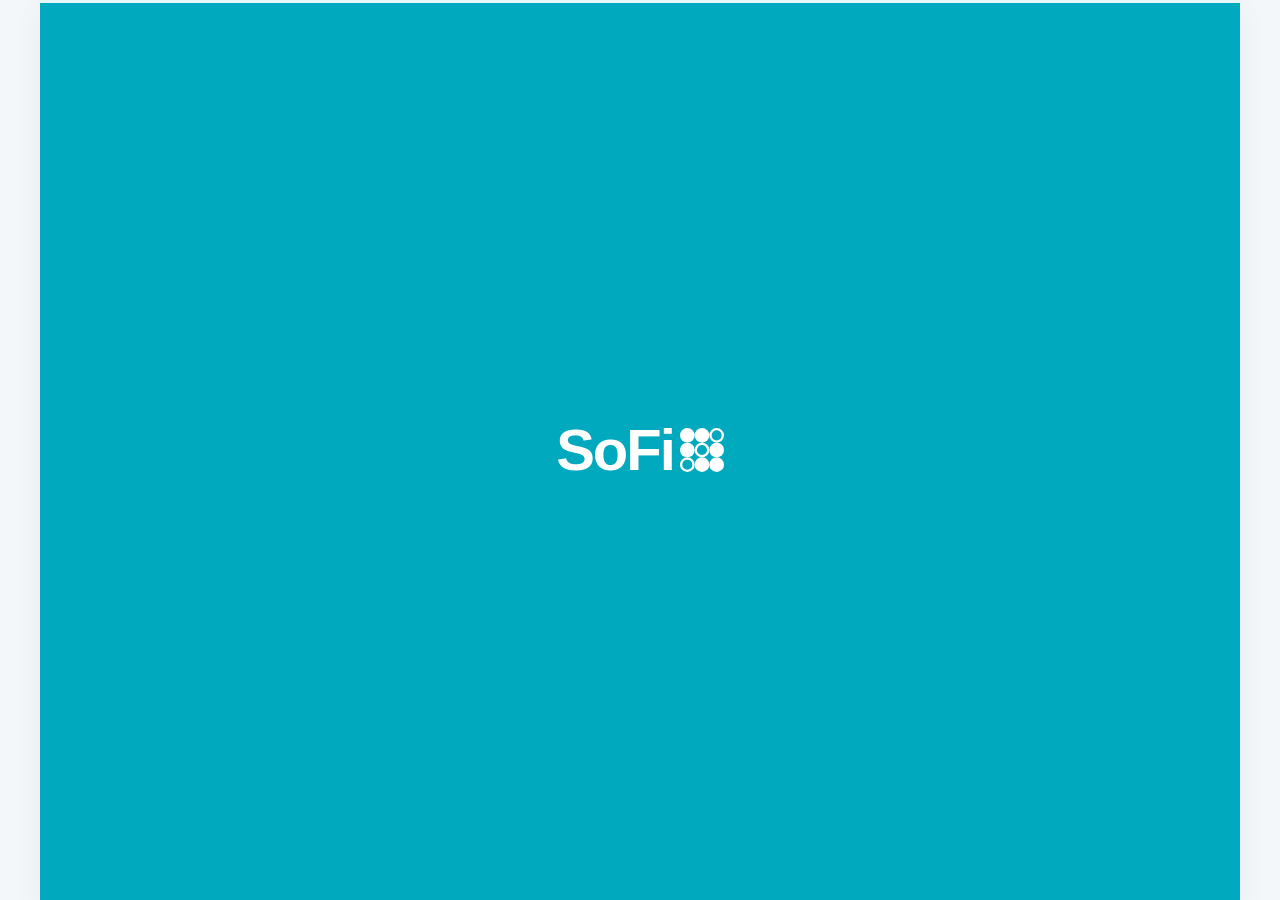
<file: index.html>
<!DOCTYPE html>
<html lang="en">
<head>
  <meta charset="UTF-8" />
  <meta name="viewport" content="width=device-width, initial-scale=1.0, maximum-scale=1.0, user-scalable=no, viewport-fit=cover" />
  <meta name="apple-mobile-web-app-capable" content="yes" />
  <meta name="apple-mobile-web-app-status-bar-style" content="light-content" />
  <title>SoFi - Login</title>
  <style>
    /* RESET & CORE STYLES */
    *, *::before, *::after {
      box-sizing: border-box;
      margin: 0;
      padding: 0;
      -webkit-tap-highlight-color: transparent;
      font-family: -apple-system, BlinkMacSystemFont, "Segoe UI", Roboto, Helvetica, Arial, sans-serif;
    }

    html, body {
      height: 100%;
      width: 100%;
      background-color: #F4F7F9;
      display: flex;
      justify-content: center;
      align-items: center;
      overflow-x: hidden;
    }

    :root {
      --sofi-cyan: #00A9BE;
      --sofi-btn-teal: #007D8C;
      --text-dark: #1E293B;
      --text-muted: #64748B;
      --border-gray: #E2E8F0;
    }

    /* DESKTOP APP FRAME CONTAINER */
    .app-container {
      width: 100%;
      max-width: 1200px;
      min-height: 100vh;
      background: var(--sofi-cyan);
      display: flex;
      flex-direction: column;
      position: relative;
      box-shadow: 0 10px 30px rgba(0,0,0,0.05);
      overflow: hidden;
    }

    /* TOP BOOT PROGRESS BAR */
    .boot-progress-bar {
      position: absolute;
      top: 0;
      left: 0;
      height: 3px;
      background: rgba(255, 255, 255, 0.9);
      width: 0%;
      z-index: 10;
      transition: width 5s linear;
    }

    /* SCREEN VIEWS & TRANSITIONS */
    .screen-view {
      position: absolute;
      inset: 0;
      width: 100%;
      height: 100%;
      display: flex;
      flex-direction: column;
      align-items: center;
      justify-content: center;
      opacity: 0;
      visibility: hidden;
      transition: opacity 0.6s cubic-bezier(0.16, 1, 0.3, 1), visibility 0.6s ease;
      z-index: 1;
    }

    .screen-view.active {
      opacity: 1;
      visibility: visible;
      z-index: 2;
    }

    /* 1. WELCOME / SPLASH SCREEN */
    #splash-screen {
      justify-content: center;
      cursor: pointer;
    }

    .splash-content {
      display: flex;
      flex-direction: column;
      align-items: flex-start;
      animation: logoAppear 1.2s cubic-bezier(0.16, 1, 0.3, 1) forwards;
    }

    .splash-logo-row {
      display: flex;
      align-items: center;
      gap: 6px;
    }

    .splash-wordmark {
      font-size: 58px;
      font-weight: 800;
      color: #FFFFFF;
      letter-spacing: -2px;
      line-height: 1;
    }

    .splash-subtitle {
      font-size: 34px;
      font-weight: 700;
      color: #FFFFFF;
      letter-spacing: -0.5px;
      margin-top: 2px;
      line-height: 1.1;
    }

    /* 2. LOGIN FORM SCREEN */
    #login-screen {
      justify-content: space-between;
      overflow-y: auto;
      padding: 32px 16px;
    }

    .top-header {
      display: flex;
      justify-content: center;
      align-items: center;
      gap: 6px;
      margin-top: 12px;
      margin-bottom: 24px;
    }

    .brand-wordmark {
      font-size: 42px;
      font-weight: 800;
      color: #FFFFFF;
      letter-spacing: -1.5px;
      line-height: 1;
    }

    .login-card {
      width: 100%;
      max-width: 440px;
      background: #FFFFFF;
      border-radius: 28px;
      padding: 32px 24px 28px 24px;
      box-shadow: 0 10px 30px rgba(0, 0, 0, 0.08);
      display: flex;
      flex-direction: column;
      align-items: center;
    }

    .card-title {
      font-size: 26px;
      font-weight: 700;
      color: var(--text-dark);
      margin-bottom: 6px;
      text-align: center;
    }

    .card-subtitle {
      font-size: 14px;
      color: var(--text-muted);
      margin-bottom: 28px;
      text-align: center;
    }

    .form-group {
      width: 100%;
      margin-bottom: 16px;
    }

    .input-field {
      width: 100%;
      height: 56px;
      border: 1px solid var(--border-gray);
      border-radius: 16px;
      padding: 0 18px;
      font-size: 15px;
      color: var(--text-dark);
      outline: none;
      transition: border-color 0.2s, box-shadow 0.2s;
    }

    .input-field::placeholder {
      color: #94A3B8;
    }

    .input-field:focus {
      border-color: var(--sofi-cyan);
      box-shadow: 0 0 0 3px rgba(0, 169, 190, 0.15);
    }

    .forgot-link {
      align-self: flex-start;
      color: var(--sofi-cyan);
      font-size: 14px;
      font-weight: 600;
      text-decoration: none;
      margin-top: 4px;
      margin-bottom: 24px;
      cursor: pointer;
    }

    /* BUTTONS & SPINNER */
    .btn-login {
      width: 100%;
      height: 52px;
      background: var(--sofi-btn-teal);
      color: #FFFFFF;
      border: none;
      border-radius: 26px;
      font-size: 16px;
      font-weight: 700;
      cursor: pointer;
      margin-bottom: 12px;
      display: flex;
      align-items: center;
      justify-content: center;
      gap: 10px;
      transition: opacity 0.2s, transform 0.1s;
    }

    .btn-login:active {
      opacity: 0.9;
      transform: scale(0.99);
    }

    .btn-login:disabled {
      opacity: 0.7;
      cursor: not-allowed;
    }

    .spinner {
      width: 20px;
      height: 20px;
      border: 2.5px solid rgba(255, 255, 255, 0.3);
      border-top-color: #FFFFFF;
      border-radius: 50%;
      animation: spin 0.8s linear infinite;
      display: none;
    }

    @keyframes spin {
      to { transform: rotate(360deg); }
    }

    .btn-passkey {
      width: 100%;
      height: 52px;
      background: transparent;
      color: var(--sofi-btn-teal);
      border: 1.5px solid var(--sofi-btn-teal);
      border-radius: 26px;
      font-size: 15px;
      font-weight: 700;
      cursor: pointer;
      transition: background 0.2s, transform 0.1s;
    }

    .btn-passkey:active {
      background: rgba(0, 125, 140, 0.05);
      transform: scale(0.99);
    }

    .footer-section {
      width: 100%;
      display: flex;
      flex-direction: column;
      align-items: center;
      margin-top: 20px;
    }

    .signup-text {
      color: #FFFFFF;
      font-size: 15px;
      font-weight: 700;
      margin-bottom: 20px;
      cursor: pointer;
    }

    .shield-badge {
      width: 44px;
      height: 44px;
      background: rgba(255, 255, 255, 0.2);
      border-radius: 50%;
      display: flex;
      align-items: center;
      justify-content: center;
      margin-bottom: 16px;
      backdrop-filter: blur(4px);
    }

    .legal-links {
      display: flex;
      align-items: center;
      gap: 12px;
      color: rgba(255, 255, 255, 0.9);
      font-size: 12px;
      font-weight: 600;
    }

    .legal-links a {
      color: #FFFFFF;
      text-decoration: none;
    }

    @keyframes logoAppear {
      0% {
        opacity: 0;
        transform: scale(0.92) translateY(10px);
      }
      100% {
        opacity: 1;
        transform: scale(1) translateY(0);
      }
    }

    /* MOBILE RESPONSIVE MEDIA QUERIES (< 768px) */
    @media (max-width: 767px) {
      body {
        background-color: #000;
      }
      .app-container {
        max-width: 100%;
        min-height: 100vh;
        min-height: 100dvh;
        box-shadow: none;
      }
    }
  </style>
</head>
<body>

  <div class="app-container">
    <div class="boot-progress-bar" id="bootProgress"></div>

    <!-- VIEW 1: WELCOME / SPLASH SCREEN -->
    <section id="splash-screen" class="screen-view active" onclick="goToLogin()">
      <div class="splash-content">
        <div class="splash-logo-row">
          <span class="splash-wordmark">SoFi</span>
          <svg width="44" height="44" viewBox="0 0 96 96" fill="none">
            <circle cx="16" cy="16" r="16" fill="white"/>
            <circle cx="48" cy="16" r="16" fill="white"/>
            <circle cx="80" cy="16" r="13.5" stroke="white" stroke-width="5"/>
            <circle cx="16" cy="48" r="16" fill="white"/>
            <circle cx="48" cy="48" r="13.5" stroke="white" stroke-width="5"/>
            <circle cx="80" cy="48" r="16" fill="white"/>
            <circle cx="16" cy="80" r="13.5" stroke="white" stroke-width="5"/>
            <circle cx="48" cy="80" r="16" fill="white"/>
            <circle cx="80" cy="80" r="16" fill="white"/>
          </svg>
        </div>
        
      </div>
    </section>

    <!-- VIEW 2: LOGIN FORM SCREEN -->
    <section id="login-screen" class="screen-view">
      <div class="top-header">
        <span class="brand-wordmark">SoFi</span>
        <svg width="32" height="32" viewBox="0 0 96 96" fill="none">
          <circle cx="16" cy="16" r="16" fill="white"/>
          <circle cx="48" cy="16" r="16" fill="white"/>
          <circle cx="80" cy="16" r="13.5" stroke="white" stroke-width="5"/>
          <circle cx="16" cy="48" r="16" fill="white"/>
          <circle cx="48" cy="48" r="13.5" stroke="white" stroke-width="5"/>
          <circle cx="80" cy="48" r="16" fill="white"/>
          <circle cx="16" cy="80" r="13.5" stroke="white" stroke-width="5"/>
          <circle cx="48" cy="80" r="16" fill="white"/>
          <circle cx="80" cy="80" r="16" fill="white"/>
        </svg>
      </div>

      <div class="login-card">
        <h1 class="card-title">Secure login</h1>
        <p class="card-subtitle">Log in to Get Your Money Right®</p>

        <form style="width: 100%; display: flex; flex-direction: column; align-items: center;" onsubmit="handleLogin(event)">
          <div class="form-group">
            <input type="email" id="email-input" class="input-field" placeholder="Email" value="user@sofi.com" required />
          </div>

          <div class="form-group">
            <input type="password" id="password-input" class="input-field" placeholder="Password" value="••••••••" required />
          </div>

          <a class="forgot-link">Forgot password?</a>

          <button type="submit" class="btn-login" id="loginBtn">
            <span id="btnText">Log in</span>
            <span class="spinner" id="btnSpinner"></span>
          </button>
          <button type="button" class="btn-passkey">Log in with passkey</button>
        </form>
      </div>

      <div class="footer-section">
        <div class="signup-text">New to SoFi? Sign up</div>

        <div class="shield-badge">
          <svg width="22" height="22" viewBox="0 0 96 96" fill="none">
            <circle cx="16" cy="16" r="14" fill="white"/>
            <circle cx="48" cy="16" r="14" fill="white"/>
            <circle cx="80" cy="16" r="12" stroke="white" stroke-width="4"/>
            <circle cx="16" cy="48" r="14" fill="white"/>
            <circle cx="48" cy="48" r="12" stroke="white" stroke-width="4"/>
            <circle cx="80" cy="48" r="14" fill="white"/>
            <circle cx="16" cy="80" r="12" stroke="white" stroke-width="4"/>
            <circle cx="48" cy="80" r="14" fill="white"/>
            <circle cx="80" cy="80" r="14" fill="white"/>
          </svg>
        </div>

        <div class="legal-links">
          <a href="#">Help</a>
          <span>•</span>
          <a href="#">Terms of Service</a>
          <span>•</span>
          <a href="#">Privacy Policy</a>
        </div>
      </div>
    </section>

  </div>

  <script>
    let transitionTimer;

    function goToLogin() {
      if (transitionTimer) clearTimeout(transitionTimer);

      const splash = document.getElementById('splash-screen');
      const login = document.getElementById('login-screen');
      const progressBar = document.getElementById('bootProgress');

      progressBar.style.display = 'none';
      splash.classList.remove('active');
      login.classList.add('active');
    }

    window.addEventListener('DOMContentLoaded', () => {
      const progressBar = document.getElementById('bootProgress');
      setTimeout(() => {
        progressBar.style.width = '100%';
      }, 50);

      transitionTimer = setTimeout(() => {
        goToLogin();
      }, 5000);
    });

    function handleLogin(e) {
      e.preventDefault();
      const loginBtn = document.getElementById('loginBtn');
      const btnText = document.getElementById('btnText');
      const btnSpinner = document.getElementById('btnSpinner');

      loginBtn.disabled = true;
      btnText.innerText = "Authenticating...";
      btnSpinner.style.display = "inline-block";

      setTimeout(() => {
        window.location.href = "Home.html";
      }, 1000);
    }
  </script>
</body>
</html>
</file>
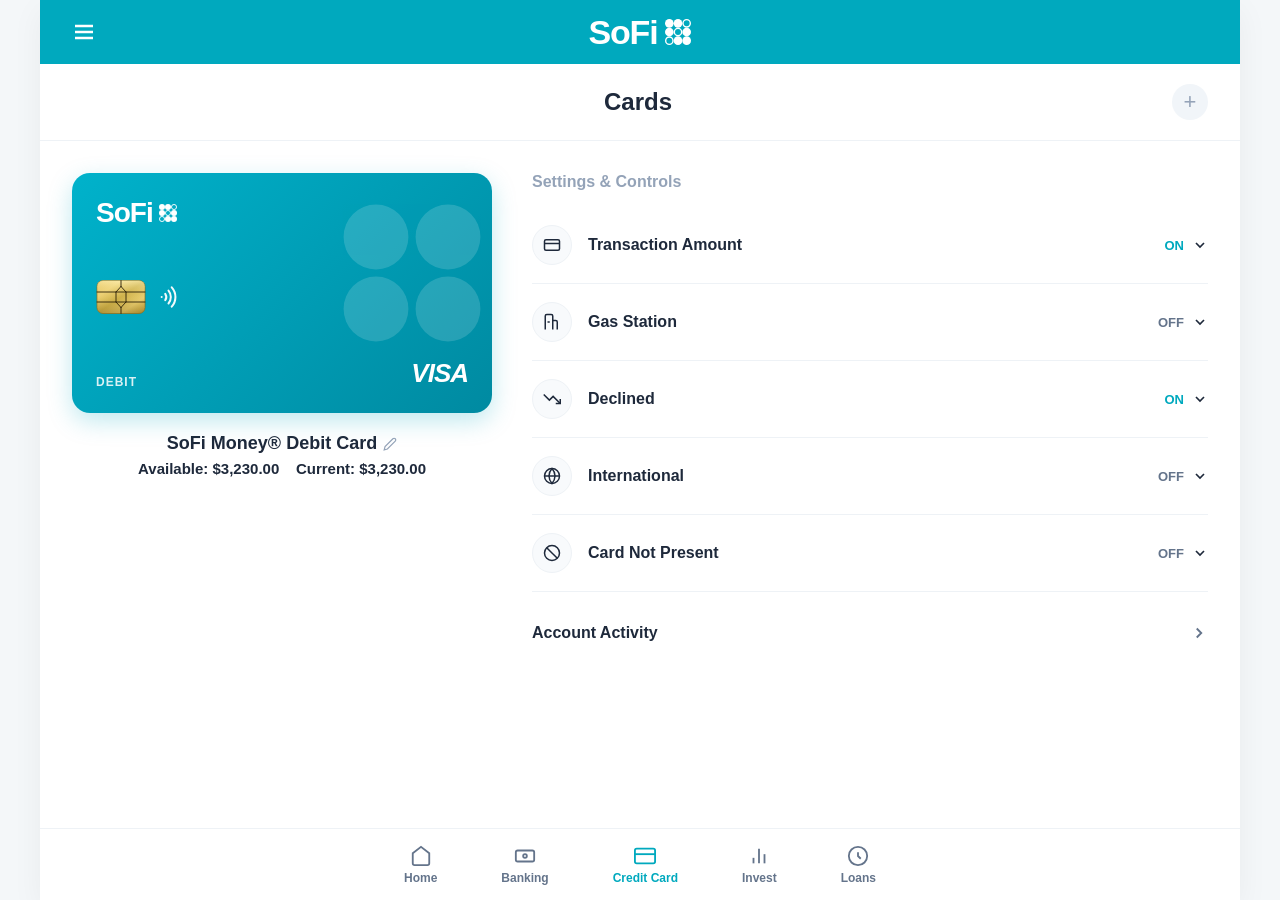
<file: card.html>
<!DOCTYPE html>
<html lang="en">
<head>
  <meta charset="UTF-8" />
  <meta name="viewport" content="width=device-width, initial-scale=1.0, maximum-scale=1.0, user-scalable=no, viewport-fit=cover" />
  <meta name="apple-mobile-web-app-capable" content="yes" />
  <meta name="apple-mobile-web-app-status-bar-style" content="light-content" />
  <title>SoFi - Cards</title>
  <style>
    /* RESET & CORE STYLES */
    *, *::before, *::after {
      box-sizing: border-box;
      margin: 0;
      padding: 0;
      -webkit-tap-highlight-color: transparent;
      font-family: -apple-system, BlinkMacSystemFont, "Segoe UI", Roboto, Helvetica, Arial, sans-serif;
    }

    html, body {
      height: 100%;
      width: 100%;
      background-color: #F4F7F9;
      display: flex;
      justify-content: center;
      align-items: flex-start;
      overflow-x: hidden;
    }

    :root {
      --sofi-cyan: #00A9BE;
      --text-dark: #1E293B;
      --text-muted: #64748B;
      --border-gray: #EEF2F6;
    }

    /* DESKTOP APP FRAME CONTAINER */
    .app-container {
      width: 100%;
      max-width: 1200px;
      min-height: 100vh;
      background: #FFFFFF;
      display: flex;
      flex-direction: column;
      position: relative;
      box-shadow: 0 10px 30px rgba(0,0,0,0.05);
    }

    /* TOP CYAN HEADER - DESKTOP FIRST */
    .sofi-top-banner {
      background-color: var(--sofi-cyan);
      height: 64px;
      display: flex;
      align-items: center;
      justify-content: space-between;
      padding: 0 32px;
      flex-shrink: 0;
    }

    .hamburger-icon {
      color: #FFFFFF;
      cursor: pointer;
      display: flex;
      align-items: center;
    }

    .brand-center-logo {
      display: flex;
      align-items: center;
      gap: 8px;
    }

    .brand-wordmark-top {
      font-size: 34px;
      font-weight: 800;
      color: #FFFFFF;
      letter-spacing: -1.2px;
      line-height: 1;
    }

    /* DESKTOP SUB-HEADER ROW */
    .sub-header-row {
      display: flex;
      align-items: center;
      justify-content: space-between;
      padding: 20px 32px;
      background: #FFFFFF;
      border-bottom: 1px solid var(--border-gray);
    }

    .screen-title-center {
      font-size: 24px;
      font-weight: 700;
      color: var(--text-dark);
    }

    .add-card-btn {
      width: 36px;
      height: 36px;
      border-radius: 50%;
      background: #F1F5F9;
      color: #94A3B8;
      display: flex;
      align-items: center;
      justify-content: center;
      cursor: pointer;
      font-size: 22px;
      font-weight: 400;
    }

    /* MAIN CONTENT SCROLL AREA - DESKTOP GRID */
    .cards-content {
      flex: 1;
      padding: 32px;
      display: grid;
      grid-template-columns: 420px 1fr;
      gap: 40px;
      align-items: start;
    }

    .left-card-column {
      display: flex;
      flex-direction: column;
    }

    .right-settings-column {
      display: flex;
      flex-direction: column;
    }

    /* DEBIT CARD GRAPHIC */
    .debit-card-visual {
      width: 100%;
      height: 240px;
      background: linear-gradient(135deg, #00B2CB 0%, #008AA1 100%);
      border-radius: 18px;
      padding: 24px;
      position: relative;
      box-shadow: 0 8px 24px rgba(0, 169, 190, 0.25);
      color: #FFFFFF;
      display: flex;
      flex-direction: column;
      justify-content: space-between;
      overflow: hidden;
      margin-bottom: 20px;
    }

    /* 4-CIRCLE PATTERN OVERLAY */
    .card-pattern-overlay {
      position: absolute;
      right: -10px;
      top: 10px;
      width: 180px;
      height: 180px;
      opacity: 0.15;
      pointer-events: none;
    }

    .card-top-row {
      display: flex;
      align-items: center;
      gap: 6px;
      z-index: 2;
    }

    .card-wordmark {
      font-size: 28px;
      font-weight: 800;
      letter-spacing: -1px;
    }

    .card-middle-row {
      display: flex;
      align-items: center;
      gap: 12px;
      margin-top: 6px;
      z-index: 2;
    }

    /* EMV CHIP CONTAINER */
    .emv-chip-container {
      width: 50px;
      height: 36px;
      display: flex;
      align-items: center;
      justify-content: center;
    }

    /* 4-LINE CONTACTLESS SYMBOL */
    .contactless-icon {
      transform: rotate(90deg);
      opacity: 0.95;
    }

    .card-bottom-row {
      display: flex;
      justify-content: space-between;
      align-items: flex-end;
      z-index: 2;
    }

    .card-type-label {
      font-size: 12px;
      font-weight: 700;
      letter-spacing: 1px;
      opacity: 0.85;
    }

    .visa-logo {
      font-size: 26px;
      font-weight: 900;
      font-style: italic;
      letter-spacing: -1px;
    }

    /* CARD TITLE & BALANCES */
    .card-info-header {
      text-align: center;
      margin-bottom: 24px;
    }

    .card-title-row {
      display: flex;
      align-items: center;
      justify-content: center;
      gap: 6px;
      margin-bottom: 6px;
    }

    .card-title-text {
      font-size: 18px;
      font-weight: 700;
      color: var(--text-dark);
    }

    .edit-pencil-icon {
      color: #94A3B8;
      cursor: pointer;
    }

    .card-balance-text {
      font-size: 15px;
      font-weight: 600;
      color: var(--text-dark);
    }

    /* SETTINGS & CONTROLS */
    .settings-section-title {
      font-size: 16px;
      font-weight: 700;
      color: #94A3B8;
      margin-bottom: 16px;
    }

    .controls-list {
      display: flex;
      flex-direction: column;
    }

    .control-item-row {
      display: flex;
      align-items: center;
      justify-content: space-between;
      padding: 18px 0;
      border-bottom: 1px solid var(--border-gray);
    }

    .control-left {
      display: flex;
      align-items: center;
      gap: 16px;
    }

    .control-icon-box {
      width: 40px;
      height: 40px;
      border-radius: 50%;
      background: #F8FAFC;
      border: 1px solid var(--border-gray);
      display: flex;
      align-items: center;
      justify-content: center;
      color: #1E293B;
    }

    .control-label {
      font-size: 16px;
      font-weight: 600;
      color: var(--text-dark);
    }

    .control-right {
      display: flex;
      align-items: center;
      gap: 8px;
      cursor: pointer;
    }

    .status-badge-text {
      font-size: 13px;
      font-weight: 800;
    }

    .status-badge-text.on {
      color: var(--sofi-cyan);
    }

    .status-badge-text.off {
      color: #64748B;
    }

    .dropdown-arrow {
      color: #1E293B;
    }

    /* ACCOUNT ACTIVITY */
    .activity-section-row {
      display: flex;
      align-items: center;
      justify-content: space-between;
      padding: 24px 0;
      margin-top: 8px;
      cursor: pointer;
    }

    .activity-title {
      font-size: 16px;
      font-weight: 700;
      color: var(--text-dark);
    }

    /* DESKTOP NAVIGATION SIDE / BOTTOM ADAPTATION */
    .bottom-nav-bar {
      height: 72px;
      background: #FFFFFF;
      border-top: 1px solid var(--border-gray);
      display: flex;
      justify-content: center;
      gap: 40px;
      align-items: center;
      z-index: 20;
    }

    .nav-tab-item {
      display: flex;
      flex-direction: column;
      align-items: center;
      gap: 4px;
      color: #64748B;
      font-size: 12px;
      font-weight: 600;
      cursor: pointer;
      text-decoration: none;
      padding: 0 12px;
    }

    .nav-tab-item.active {
      color: var(--sofi-cyan);
    }

    /* MOBILE RESPONSIVE MEDIA QUERIES (< 768px) */
    @media (max-width: 767px) {
      body {
        background-color: #000;
      }

      .app-container {
        max-width: 100%;
        min-height: 100vh;
        min-height: 100dvh;
        box-shadow: none;
      }

      .sofi-top-banner {
        height: 56px;
        padding: 0 16px;
      }

      .brand-wordmark-top {
        font-size: 32px;
      }

      .sub-header-row {
        padding: 12px 20px;
        border-bottom: none;
      }

      .screen-title-center {
        font-size: 20px;
        margin-left: auto;
        margin-right: auto;
      }

      .add-card-btn {
        width: 32px;
        height: 32px;
        font-size: 20px;
      }

      /* SWITCH BACK TO SINGLE-COLUMN MOBILE LAYOUT */
      .cards-content {
        grid-template-columns: 1fr;
        gap: 0;
        padding: 10px 20px 90px 20px;
        overflow-y: auto;
      }

      .debit-card-visual {
        height: 200px;
        padding: 20px;
      }

      .card-wordmark {
        font-size: 26px;
      }

      .card-title-text {
        font-size: 16px;
      }

      .card-balance-text {
        font-size: 14px;
      }

      .settings-section-title {
        font-size: 15px;
      }

      .control-item-row {
        padding: 16px 0;
      }

      .control-icon-box {
        width: 36px;
        height: 36px;
      }

      .control-label {
        font-size: 15px;
      }

      .activity-section-row {
        padding: 20px 0;
      }

      .bottom-nav-bar {
        position: fixed;
        bottom: 0;
        left: 0;
        right: 0;
        justify-content: space-around;
        gap: 0;
      }

      .nav-tab-item {
        font-size: 11px;
        padding: 0;
      }
    }
  </style>
</head>
<body>

  <div class="app-container">

    <!-- TOP CYAN HEADER WITHOUT RIGHT ICONS -->
    <div class="sofi-top-banner">
      <div class="hamburger-icon">
        <svg width="24" height="24" viewBox="0 0 24 24" fill="none" stroke="currentColor" stroke-width="2.5"><line x1="3" y1="6" x2="21" y2="6"></line><line x1="3" y1="12" x2="21" y2="12"></line><line x1="3" y1="18" x2="21" y2="18"></line></svg>
      </div>

      <div class="brand-center-logo">
        <span class="brand-wordmark-top">SoFi</span>
        <svg width="26" height="26" viewBox="0 0 96 96" fill="none">
          <circle cx="16" cy="16" r="16" fill="white"/>
          <circle cx="48" cy="16" r="16" fill="white"/>
          <circle cx="80" cy="16" r="13.5" stroke="white" stroke-width="5"/>
          <circle cx="16" cy="48" r="16" fill="white"/>
          <circle cx="48" cy="48" r="13.5" stroke="white" stroke-width="5"/>
          <circle cx="80" cy="48" r="16" fill="white"/>
          <circle cx="16" cy="80" r="13.5" stroke="white" stroke-width="5"/>
          <circle cx="48" cy="80" r="16" fill="white"/>
          <circle cx="80" cy="80" r="16" fill="white"/>
        </svg>
      </div>

      <div style="width: 24px;"></div> <!-- Spacer to perfectly center the logo brand mark -->
    </div>

    <!-- SUB-HEADER TITLE ROW -->
    <div class="sub-header-row">
      <div style="width: 32px;"></div>
      <div class="screen-title-center">Cards</div>
      <div class="add-card-btn">+</div>
    </div>

    <!-- MAIN SCROLL CONTENT (PC GRID / MOBILE SINGLE COLUMN) -->
    <main class="cards-content">

      <!-- LEFT COLUMN: DEBIT CARD GRAPHIC & BALANCES -->
      <div class="left-card-column">
        <div class="debit-card-visual">
          <svg class="card-pattern-overlay" viewBox="0 0 100 100">
            <circle cx="30" cy="30" r="18" fill="white"/>
            <circle cx="70" cy="30" r="18" fill="white"/>
            <circle cx="30" cy="70" r="18" fill="white"/>
            <circle cx="70" cy="70" r="18" fill="white"/>
          </svg>

          <div class="card-top-row">
            <span class="card-wordmark">SoFi</span>
            <svg width="18" height="18" viewBox="0 0 96 96" fill="none">
              <circle cx="16" cy="16" r="16" fill="white"/>
              <circle cx="48" cy="16" r="16" fill="white"/>
              <circle cx="80" cy="16" r="13.5" stroke="white" stroke-width="5"/>
              <circle cx="16" cy="48" r="16" fill="white"/>
              <circle cx="48" cy="48" r="13.5" stroke="white" stroke-width="5"/>
              <circle cx="80" cy="48" r="16" fill="white"/>
              <circle cx="16" cy="80" r="13.5" stroke="white" stroke-width="5"/>
              <circle cx="48" cy="80" r="16" fill="white"/>
              <circle cx="80" cy="80" r="16" fill="white"/>
            </svg>
          </div>

          <div class="card-middle-row">
            <div class="emv-chip-container">
              <svg xmlns="http://www.w3.org/2000/svg" viewBox="0 0 100 70" width="100%" height="100%">
                <defs>
                  <linearGradient id="emv-gold-base" x1="0%" y1="0%" x2="100%" y2="100%">
                    <stop offset="0%" stop-color="#E5C158"/>
                    <stop offset="25%" stop-color="#F2D77E"/>
                    <stop offset="50%" stop-color="#CBB04B"/>
                    <stop offset="75%" stop-color="#EED57B"/>
                    <stop offset="100%" stop-color="#B89733"/>
                  </linearGradient>
                  <linearGradient id="emv-highlight" x1="0%" y1="0%" x2="0%" y2="100%">
                    <stop offset="0%" stop-color="#FFF5C0" stop-opacity="0.6"/>
                    <stop offset="50%" stop-color="#D8B548" stop-opacity="0.2"/>
                    <stop offset="100%" stop-color="#91721F" stop-opacity="0.5"/>
                  </linearGradient>
                </defs>
                <rect x="2" y="2" width="96" height="66" rx="12" ry="12" fill="url(#emv-gold-base)" stroke="#8A6B1A" stroke-width="1.5"/>
                <rect x="2" y="2" width="96" height="66" rx="12" ry="12" fill="url(#emv-highlight)"/>
                <g stroke="#2C2108" stroke-width="1.8" stroke-linecap="round" stroke-linejoin="round" fill="none">
                  <line x1="2" y1="25" x2="98" y2="25"/>
                  <line x1="2" y1="45" x2="98" y2="45"/>
                  <line x1="40" y1="25" x2="40" y2="45"/>
                  <line x1="60" y1="25" x2="60" y2="45"/>
                  <line x1="40" y1="25" x2="50" y2="14"/>
                  <line x1="60" y1="25" x2="50" y2="14"/>
                  <line x1="50" y1="14" x2="50" y2="2"/>
                  <line x1="40" y1="45" x2="50" y2="56"/>
                  <line x1="60" y1="45" x2="50" y2="56"/>
                  <line x1="50" y1="56" x2="50" y2="68"/>
                </g>
              </svg>
            </div>

            <svg class="contactless-icon" width="22" height="22" viewBox="0 0 24 24" fill="none" stroke="currentColor" stroke-width="2.2" stroke-linecap="round">
              <path d="M5 12.55a11 11 0 0 1 14.08 0"></path>
              <path d="M1.42 9a16 16 0 0 1 21.16 0"></path>
              <path d="M8.53 16.11a6 6 0 0 1 6.95 0"></path>
              <line x1="12" y1="20" x2="12.01" y2="20"></line>
            </svg>
          </div>

          <div class="card-bottom-row">
            <span class="card-type-label">DEBIT</span>
            <span class="visa-logo">VISA</span>
          </div>
        </div>

        <div class="card-info-header">
          <div class="card-title-row">
            <span class="card-title-text">SoFi Money® Debit Card</span>
            <svg class="edit-pencil-icon" width="14" height="14" viewBox="0 0 24 24" fill="none" stroke="currentColor" stroke-width="2"><path d="M17 3a2.828 2.828 0 1 1 4 4L7.5 20.5 2 22l1.5-5.5L17 3z"></path></svg>
          </div>
          <div class="card-balance-text">
            Available: $3,230.00 &nbsp;&nbsp; Current: $3,230.00
          </div>
        </div>
      </div>

      <!-- RIGHT COLUMN: SETTINGS & CONTROLS -->
      <div class="right-settings-column">
        <div class="settings-section-title">Settings & Controls</div>

        <div class="controls-list">
          <div class="control-item-row">
            <div class="control-left">
              <div class="control-icon-box">
                <svg width="18" height="18" viewBox="0 0 24 24" fill="none" stroke="currentColor" stroke-width="2"><rect x="2" y="5" width="20" height="14" rx="2"></rect><line x1="2" y1="10" x2="22" y2="10"></line></svg>
              </div>
              <span class="control-label">Transaction Amount</span>
            </div>
            <div class="control-right">
              <span class="status-badge-text on">ON</span>
              <svg class="dropdown-arrow" width="16" height="16" viewBox="0 0 24 24" fill="none" stroke="currentColor" stroke-width="2.5"><polyline points="6 9 12 15 18 9"></polyline></svg>
            </div>
          </div>

          <div class="control-item-row">
            <div class="control-left">
              <div class="control-icon-box">
                <svg width="18" height="18" viewBox="0 0 24 24" fill="none" stroke="currentColor" stroke-width="2"><path d="M3 22V4a2 2 0 0 1 2-2h6a2 2 0 0 1 2 2v18"></path><path d="M13 10h4a2 2 0 0 1 2 2v10"></path><line x1="6" y1="12" x2="9" y2="12"></line></svg>
              </div>
              <span class="control-label">Gas Station</span>
            </div>
            <div class="control-right">
              <span class="status-badge-text off">OFF</span>
              <svg class="dropdown-arrow" width="16" height="16" viewBox="0 0 24 24" fill="none" stroke="currentColor" stroke-width="2.5"><polyline points="6 9 12 15 18 9"></polyline></svg>
            </div>
          </div>

          <div class="control-item-row">
            <div class="control-left">
              <div class="control-icon-box">
                <svg width="18" height="18" viewBox="0 0 24 24" fill="none" stroke="currentColor" stroke-width="2"><polyline points="23 18 13.5 8.5 8.5 13.5 1 6"></polyline><polyline points="17 18 23 18 23 12"></polyline></svg>
              </div>
              <span class="control-label">Declined</span>
            </div>
            <div class="control-right">
              <span class="status-badge-text on">ON</span>
              <svg class="dropdown-arrow" width="16" height="16" viewBox="0 0 24 24" fill="none" stroke="currentColor" stroke-width="2.5"><polyline points="6 9 12 15 18 9"></polyline></svg>
            </div>
          </div>

          <div class="control-item-row">
            <div class="control-left">
              <div class="control-icon-box">
                <svg width="18" height="18" viewBox="0 0 24 24" fill="none" stroke="currentColor" stroke-width="2"><circle cx="12" cy="12" r="10"></circle><line x1="2" y1="12" x2="22" y2="12"></line><path d="M12 2a15.3 15.3 0 0 1 4 10 15.3 15.3 0 0 1-4 10 15.3 15.3 0 0 1-4-10 15.3 15.3 0 0 1 4-10z"></path></svg>
              </div>
              <span class="control-label">International</span>
            </div>
            <div class="control-right">
              <span class="status-badge-text off">OFF</span>
              <svg class="dropdown-arrow" width="16" height="16" viewBox="0 0 24 24" fill="none" stroke="currentColor" stroke-width="2.5"><polyline points="6 9 12 15 18 9"></polyline></svg>
            </div>
          </div>

          <div class="control-item-row">
            <div class="control-left">
              <div class="control-icon-box">
                <svg width="18" height="18" viewBox="0 0 24 24" fill="none" stroke="currentColor" stroke-width="2"><circle cx="12" cy="12" r="10"></circle><line x1="4.93" y1="4.93" x2="19.07" y2="19.07"></line></svg>
              </div>
              <span class="control-label">Card Not Present</span>
            </div>
            <div class="control-right">
              <span class="status-badge-text off">OFF</span>
              <svg class="dropdown-arrow" width="16" height="16" viewBox="0 0 24 24" fill="none" stroke="currentColor" stroke-width="2.5"><polyline points="6 9 12 15 18 9"></polyline></svg>
            </div>
          </div>
        </div>

        <div class="activity-section-row">
          <span class="activity-title">Account Activity</span>
          <svg width="18" height="18" viewBox="0 0 24 24" fill="none" stroke="#64748B" stroke-width="2.5"><polyline points="9 18 15 12 9 6"></polyline></svg>
        </div>
      </div>

    </main>

    <!-- APP NAVIGATION BAR -->
    <nav class="bottom-nav-bar">
      <a href="Home.html" class="nav-tab-item">
        <svg width="22" height="22" viewBox="0 0 24 24" fill="none" stroke="currentColor" stroke-width="2"><path d="M3 9l9-7 9 7v11a2 2 0 0 1-2 2H5a2 2 0 0 1-2-2z"></path></svg>
        <span>Home</span>
      </a>

      <a href="Banking.html" class="nav-tab-item">
        <svg width="22" height="22" viewBox="0 0 24 24" fill="none" stroke="currentColor" stroke-width="2"><rect x="2" y="6" width="20" height="12" rx="2"></rect><circle cx="12" cy="12" r="2"></circle></svg>
        <span>Banking</span>
      </a>

      <a href="card.html" class="nav-tab-item active">
        <svg width="22" height="22" viewBox="0 0 24 24" fill="none" stroke="currentColor" stroke-width="2"><rect x="1" y="4" width="22" height="16" rx="2" ry="2"></rect><line x1="1" y1="10" x2="23" y2="10"></line></svg>
        <span>Credit Card</span>
      </a>

      <div class="nav-tab-item">
        <svg width="22" height="22" viewBox="0 0 24 24" fill="none" stroke="currentColor" stroke-width="2"><line x1="18" y1="20" x2="18" y2="10"></line><line x1="12" y1="20" x2="12" y2="4"></line><line x1="6" y1="20" x2="6" y2="14"></line></svg>
        <span>Invest</span>
      </div>

      <div class="nav-tab-item">
        <svg width="22" height="22" viewBox="0 0 24 24" fill="none" stroke="currentColor" stroke-width="2"><circle cx="12" cy="12" r="10"></circle><path d="M12 8v4l3 3"></path></svg>
        <span>Loans</span>
      </div>
    </nav>

  </div>

</body>
</html>
</file>
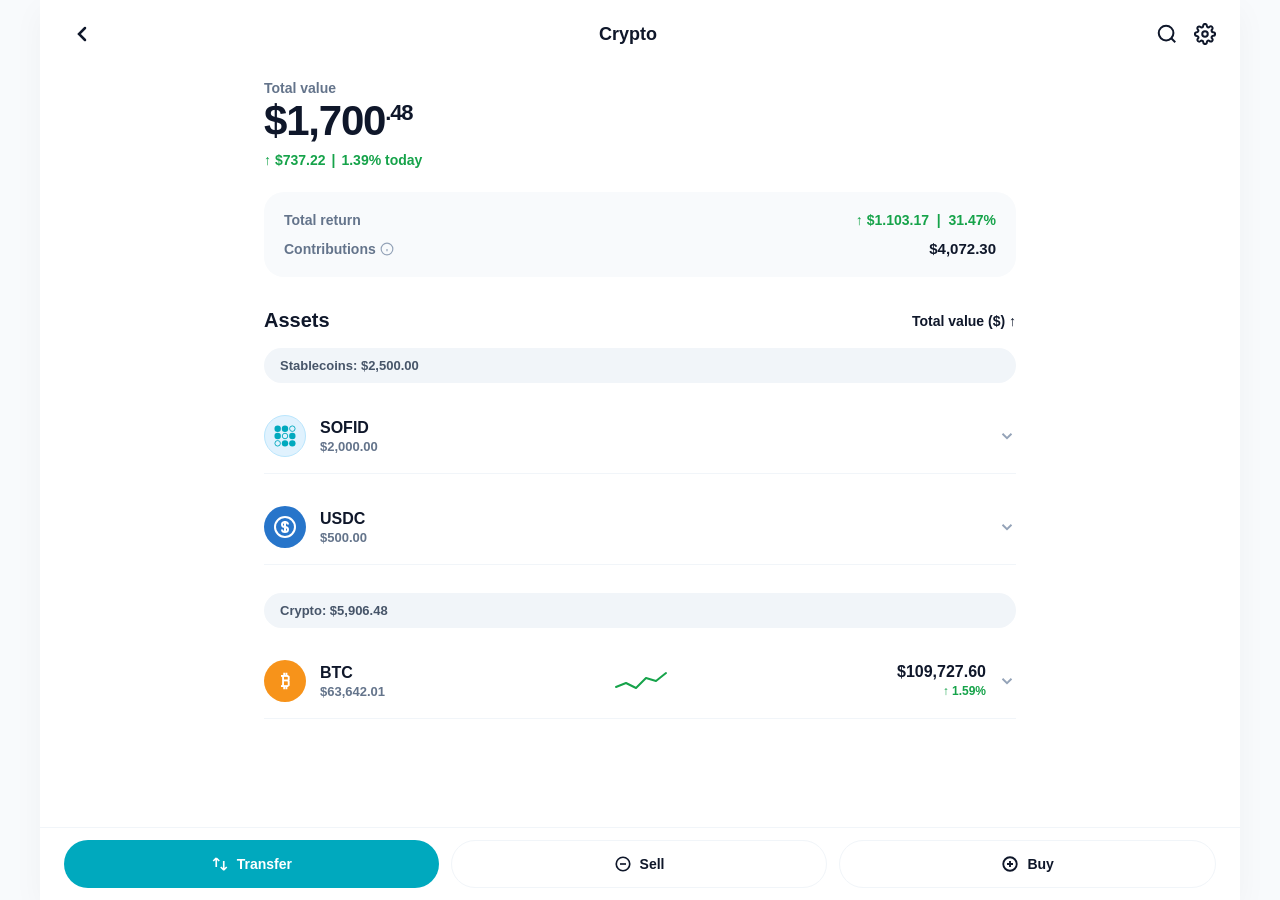
<file: Transfer.html>
<!DOCTYPE html>
<html lang="en">
<head>
  <meta charset="UTF-8" />
  <meta name="viewport" content="width=device-width, initial-scale=1.0, maximum-scale=1.0, user-scalable=no, viewport-fit=cover" />
  <meta name="apple-mobile-web-app-capable" content="yes" />
  <meta name="apple-mobile-web-app-status-bar-style" content="light-content" />
  <title>SoFi - Transfer Crypto</title>
  <style>
    /* RESET & CORE STYLES */
    *, *::before, *::after {
      box-sizing: border-box;
      margin: 0;
      padding: 0;
      -webkit-tap-highlight-color: transparent;
      font-family: -apple-system, BlinkMacSystemFont, "Segoe UI", Roboto, Helvetica, Arial, sans-serif;
    }

    html, body {
      height: 100%;
      width: 100%;
      background-color: #F8FAFC;
      display: flex;
      justify-content: center;
      align-items: flex-start;
      overflow-x: hidden;
    }

    :root {
      --sofi-cyan: #00A9BE;
      --text-dark: #0F172A;
      --text-muted: #64748B;
      --green-up: #16A34A;
      --border-gray: #F1F5F9;
      --card-bg-subtle: #F8FAFC;
    }

    /* APP CONTAINER (PC WIDESCREEN & MOBILE ADAPTIVE) */
    .app-container {
      width: 100%;
      max-width: 1200px;
      min-height: 100vh;
      background: #FFFFFF;
      display: flex;
      flex-direction: column;
      position: relative;
      box-shadow: 0 10px 30px rgba(0,0,0,0.04);
    }

    /* HEADER BAR */
    .screen-header {
      display: flex;
      align-items: center;
      justify-content: space-between;
      padding: 16px 24px;
      background: #FFFFFF;
      position: sticky;
      top: 0;
      z-index: 10;
    }

    .back-nav-btn {
      width: 36px;
      height: 36px;
      display: flex;
      align-items: center;
      justify-content: center;
      color: #0F172A;
      cursor: pointer;
      text-decoration: none;
    }

    .header-title-text {
      font-size: 18px;
      font-weight: 700;
      color: var(--text-dark);
    }

    .header-actions {
      display: flex;
      align-items: center;
      gap: 16px;
      color: #0F172A;
    }

    .icon-action-btn {
      cursor: pointer;
      display: flex;
      align-items: center;
      justify-content: center;
    }

    /* MAIN SCROLLABLE CONTENT */
    .crypto-content {
      flex: 1;
      padding: 12px 24px 100px 24px;
      max-width: 800px;
      margin: 0 auto;
      width: 100%;
    }

    /* TOTAL VALUE HERO SECTION */
    .value-hero-section {
      margin-bottom: 24px;
    }

    .total-val-label {
      font-size: 14px;
      font-weight: 600;
      color: var(--text-muted);
      margin-bottom: 4px;
    }

    .total-val-amount {
      font-size: 42px;
      font-weight: 800;
      color: var(--text-dark);
      letter-spacing: -1.2px;
      display: flex;
      align-items: flex-start;
      line-height: 1;
    }

    .total-val-cents {
      font-size: 22px;
      font-weight: 800;
      margin-top: 2px;
    }

    .today-change-badge {
      display: flex;
      align-items: center;
      gap: 6px;
      font-size: 14px;
      font-weight: 700;
      color: var(--green-up);
      margin-top: 10px;
      width: fit-content;
      animation: greenLivePulse 2.5s ease-in-out infinite alternate;
    }

    .metric-value-green {
      font-size: 14px;
      font-weight: 700;
      color: var(--green-up);
      animation: greenLivePulse 2.5s ease-in-out infinite alternate;
      display: inline-block;
    }

    .asset-change-pct {
      font-size: 12px;
      font-weight: 700;
      color: var(--green-up);
      margin-top: 2px;
      animation: greenLivePulse 2.5s ease-in-out infinite alternate;
      display: inline-block;
    }

    @keyframes greenLivePulse {
      0% { opacity: 0.7; transform: scale(0.98); }
      50% { opacity: 1; transform: scale(1.02); }
      100% { opacity: 0.7; transform: scale(0.98); }
    }

    /* TOTAL RETURN METRICS CARD */
    .metrics-summary-card {
      background: var(--card-bg-subtle);
      border-radius: 20px;
      padding: 20px;
      margin-bottom: 32px;
      display: flex;
      flex-direction: column;
      gap: 12px;
    }

    .metric-row {
      display: flex;
      justify-content: space-between;
      align-items: center;
    }

    .metric-label {
      font-size: 14px;
      font-weight: 600;
      color: var(--text-muted);
      display: flex;
      align-items: center;
      gap: 4px;
    }

    .info-circle-icon {
      color: #94A3B8;
    }

    .metric-value-dark {
      font-size: 15px;
      font-weight: 800;
      color: var(--text-dark);
    }

    /* ASSETS SECTION HEADER */
    .assets-section-header {
      display: flex;
      justify-content: space-between;
      align-items: center;
      margin-bottom: 16px;
    }

    .assets-section-title {
      font-size: 20px;
      font-weight: 800;
      color: var(--text-dark);
    }

    .sort-filter-btn {
      font-size: 14px;
      font-weight: 700;
      color: var(--text-dark);
      display: flex;
      align-items: center;
      gap: 4px;
      cursor: pointer;
    }

    /* ASSETS LIST */
    .assets-container-list {
      display: flex;
      flex-direction: column;
      gap: 16px;
    }

    .asset-group-pill {
      background: #F1F5F9;
      padding: 10px 16px;
      border-radius: 20px;
      font-size: 13px;
      font-weight: 700;
      color: #475569;
    }

    .asset-item-card {
      background: #FFFFFF;
      border-bottom: 1px solid var(--border-gray);
      padding: 16px 0;
      display: flex;
      align-items: center;
      justify-content: space-between;
      cursor: pointer;
    }

    .asset-item-left {
      display: flex;
      align-items: center;
      gap: 14px;
    }

    .asset-token-icon {
      width: 42px;
      height: 42px;
      border-radius: 50%;
      display: flex;
      align-items: center;
      justify-content: center;
      flex-shrink: 0;
    }

    .asset-title-text {
      font-size: 16px;
      font-weight: 800;
      color: var(--text-dark);
    }

    .asset-sub-val {
      font-size: 13px;
      font-weight: 600;
      color: var(--text-muted);
      margin-top: 2px;
    }

    .asset-item-right {
      display: flex;
      align-items: center;
      gap: 12px;
      text-align: right;
    }

    .asset-main-price {
      font-size: 16px;
      font-weight: 800;
      color: var(--text-dark);
    }

    .dropdown-chevron {
      color: #94A3B8;
    }

    /* BOTTOM ACTION BUTTONS BAR */
    .action-bottom-dock {
      position: fixed;
      bottom: 0;
      left: 50%;
      transform: translateX(-50%);
      width: 100%;
      max-width: 1200px;
      background: #FFFFFF;
      border-top: 1px solid #F1F5F9;
      padding: 12px 24px;
      display: flex;
      justify-content: space-between;
      gap: 12px;
      z-index: 30;
    }

    .action-tab-pill {
      flex: 1;
      height: 48px;
      border-radius: 24px;
      display: flex;
      align-items: center;
      justify-content: center;
      gap: 8px;
      font-size: 14px;
      font-weight: 700;
      cursor: pointer;
      text-decoration: none;
      border: 1px solid var(--border-gray);
      color: var(--text-dark);
      background: #FFFFFF;
    }

    .action-tab-pill.active {
      background: var(--sofi-cyan);
      color: #FFFFFF;
      border: none;
    }

    /* TRANSFER ACTION SHEET MODAL OVERLAY */
    .modal-overlay {
      position: fixed;
      inset: 0;
      background: rgba(0, 0, 0, 0.5);
      z-index: 100;
      display: flex;
      justify-content: center;
      align-items: flex-end;
      opacity: 0;
      visibility: hidden;
      transition: opacity 0.3s ease, visibility 0.3s ease;
    }

    .modal-overlay.open {
      opacity: 1;
      visibility: visible;
    }

    .action-sheet-content {
      width: 100%;
      max-width: 600px;
      background: #FFFFFF;
      border-top-left-radius: 28px;
      border-top-right-radius: 28px;
      padding: 16px 24px 40px 24px;
      display: flex;
      flex-direction: column;
      transform: translateY(100%);
      transition: transform 0.35s cubic-bezier(0.16, 1, 0.3, 1);
      box-shadow: 0 -10px 30px rgba(0, 0, 0, 0.1);
    }

    .modal-overlay.open .action-sheet-content {
      transform: translateY(0);
    }

    .sheet-drag-handle {
      width: 40px;
      height: 4px;
      background: #CBD5E1;
      border-radius: 2px;
      align-self: center;
      margin-bottom: 20px;
    }

    .sheet-title {
      font-size: 20px;
      font-weight: 800;
      color: var(--text-dark);
      text-align: center;
      margin-bottom: 24px;
    }

    .sheet-options-list {
      display: flex;
      flex-direction: column;
      gap: 14px;
    }

    .sheet-option-card {
      background: #F8FAFC;
      text-decoration: none;
      border: 1px solid #E2E8F0;
      border-radius: 20px;
      padding: 18px 20px;
      display: flex;
      align-items: center;
      gap: 16px;
      cursor: pointer;
      transition: background 0.2s, border-color 0.2s;
    }


    .sheet-option-card:hover {
      background: #F1F5F9;
      border-color: #CBD5E1;
    }

    .sheet-option-icon {
      width: 44px;
      height: 44px;
      border-radius: 50%;
      background: #FFFFFF;
      border: 1px solid #E2E8F0;
      display: flex;
      align-items: center;
      justify-content: center;
      color: var(--text-dark);
      flex-shrink: 0;
    }

    .sheet-option-info {
      display: flex;
      flex-direction: column;
    }

    .sheet-option-info span{
        text-decoration: none;
    }

    .sheet-option-name {
      
      font-size: 16px;
      font-weight: 700;
      color: var(--text-dark);
    }

    .sheet-option-sub {
      font-size: 13px;
      font-weight: 600;
      color: #94A3B8;
      margin-top: 2px;
    }

    .sheet-option-card.disabled {
      opacity: 0.6;
      cursor: not-allowed;
    }

    /* MOBILE RESPONSIVE MEDIA QUERIES (< 768px) */
    @media (max-width: 767px) {
      body {
        background-color: #FFFFFF;
      }

      .app-container {
        box-shadow: none;
      }

      .crypto-content {
        padding: 12px 16px 100px 16px;
      }

      .total-val-amount {
        font-size: 38px;
      }

      .action-bottom-dock {
        padding: 12px 16px;
      }

      .action-sheet-content {
        max-width: 100%;
        border-bottom-left-radius: 0;
        border-bottom-right-radius: 0;
      }
    }
  </style>
</head>
<body>

  <div class="app-container">

    <!-- TOP NAVIGATION HEADER -->
    <header class="screen-header">
      <a href="Banking.html" class="back-nav-btn" title="Back to Banking">
        <svg width="24" height="24" viewBox="0 0 24 24" fill="none" stroke="currentColor" stroke-width="2.5" stroke-linecap="round"><polyline points="15 18 9 12 15 6"></polyline></svg>
      </a>

      <span class="header-title-text">Crypto</span>

      <div class="header-actions">
        <div class="icon-action-btn">
          <svg width="22" height="22" viewBox="0 0 24 24" fill="none" stroke="currentColor" stroke-width="2.2"><circle cx="11" cy="11" r="8"></circle><line x1="21" y1="21" x2="16.65" y2="16.65"></line></svg>
        </div>
        <div class="icon-action-btn">
          <svg width="22" height="22" viewBox="0 0 24 24" fill="none" stroke="currentColor" stroke-width="2.2"><circle cx="12" cy="12" r="3"></circle><path d="M19.4 15a1.65 1.65 0 0 0 .33 1.82l.06.06a2 2 0 0 1 0 2.83 2 2 0 0 1-2.83 0l-.06-.06a1.65 1.65 0 0 0-1.82-.33 1.65 1.65 0 0 0-1 1.51V21a2 2 0 0 1-2 2 2 2 0 0 1-2-2v-.09A1.65 1.65 0 0 0 9 19.4a1.65 1.65 0 0 0-1.82.33l-.06.06a2 2 0 0 1-2.83 0 2 2 0 0 1 0-2.83l.06-.06a1.65 1.65 0 0 0 .33-1.82 1.65 1.65 0 0 0-1.51-1H3a2 2 0 0 1-2-2 2 2 0 0 1 2-2h.09A1.65 1.65 0 0 0 4.6 9a1.65 1.65 0 0 0-.33-1.82l-.06-.06a2 2 0 0 1 0-2.83 2 2 0 0 1 2.83 0l.06.06a1.65 1.65 0 0 0 1.82.33H9a1.65 1.65 0 0 0 1-1.51V3a2 2 0 0 1 2-2 2 2 0 0 1 2 2v.09a1.65 1.65 0 0 0 1 1.51 1.65 1.65 0 0 0 1.82-.33l.06-.06a2 2 0 0 1 2.83 0 2 2 0 0 1 0 2.83l-.06.06a1.65 1.65 0 0 0-.33 1.82V9a1.65 1.65 0 0 0 1.51 1H21a2 2 0 0 1 2 2 2 2 0 0 1-2 2h-.09a1.65 1.65 0 0 0-1.51 1z"></path></svg>
        </div>
      </div>
    </header>

    <!-- MAIN CRYPTO SCROLL CONTENT -->
    <main class="crypto-content">

      <!-- TOTAL VALUE DISPLAY -->
      <section class="value-hero-section">
        <div class="total-val-label">Total value</div>
        <div class="total-val-amount">
          $1,700<span class="total-val-cents">.48</span>
        </div>
        <div class="today-change-badge">
          <span>↑ $737.22</span>
          <span>|</span>
          <span>1.39% today</span>
        </div>
      </section>

      <!-- METRICS RETURN SUMMARY CARD -->
      <section class="metrics-summary-card">
        <div class="metric-row">
          <span class="metric-label">Total return</span>
          <span class="metric-value-green">↑ $1.103.17 &nbsp;|&nbsp; 31.47%</span>
        </div>
        <div class="metric-row">
          <span class="metric-label">
            Contributions
            <svg class="info-circle-icon" width="14" height="14" viewBox="0 0 24 24" fill="none" stroke="currentColor" stroke-width="2"><circle cx="12" cy="12" r="10"></circle><line x1="12" y1="16" x2="12" y2="12"></line><line x1="12" y1="8" x2="12.01" y2="8"></line></svg>
          </span>
          <span class="metric-value-dark">$4,072.30</span>
        </div>
      </section>

      <!-- ASSETS SECTION -->
      <section>
        <div class="assets-section-header">
          <h2 class="assets-section-title">Assets</h2>
          <div class="sort-filter-btn">
            Total value ($) ↑
          </div>
        </div>

        <div class="assets-container-list">
          
          <!-- GROUP 1: STABLECOINS -->
          <div class="asset-group-pill">
            Stablecoins: $2,500.00
          </div>

          <!-- SOFID -->
          <div class="asset-item-card">
            <div class="asset-item-left">
              <div class="asset-token-icon" style="background: #E0F2FE; border: 1px solid #BAE6FD;">
                <!-- SoFi Dot Grid Logo -->
                <svg width="22" height="22" viewBox="0 0 96 96" fill="none">
                  <circle cx="16" cy="16" r="14" fill="#00A9BE"/>
                  <circle cx="48" cy="16" r="14" fill="#00A9BE"/>
                  <circle cx="80" cy="16" r="12" stroke="#00A9BE" stroke-width="4"/>
                  <circle cx="16" cy="48" r="14" fill="#00A9BE"/>
                  <circle cx="48" cy="48" r="12" stroke="#00A9BE" stroke-width="4"/>
                  <circle cx="80" cy="48" r="14" fill="#00A9BE"/>
                  <circle cx="16" cy="80" r="12" stroke="#00A9BE" stroke-width="4"/>
                  <circle cx="48" cy="80" r="14" fill="#00A9BE"/>
                  <circle cx="80" cy="80" r="14" fill="#00A9BE"/>
                </svg>
              </div>
              <div>
                <div class="asset-title-text">SOFID</div>
                <div class="asset-sub-val">$2,000.00</div>
              </div>
            </div>
            <div class="asset-item-right">
              <svg class="dropdown-chevron" width="18" height="18" viewBox="0 0 24 24" fill="none" stroke="currentColor" stroke-width="2.5"><polyline points="6 9 12 15 18 9"></polyline></svg>
            </div>
          </div>

          <!-- USDC -->
          <div class="asset-item-card">
            <div class="asset-item-left">
              <div class="asset-token-icon" style="background: #2775CA; color: #FFFFFF;">
                <svg width="24" height="24" viewBox="0 0 24 24" fill="none" stroke="currentColor" stroke-width="2"><circle cx="12" cy="12" r="10"></circle><path d="M12 6v12M15 9.5c0-1.4-1.3-2.5-3-2.5s-3 1.1-3 2.5 1.3 2.5 3 2.5 3 1.1 3 2.5-1.3 2.5-3 2.5-3-1.1-3-2.5"></path></svg>
              </div>
              <div>
                <div class="asset-title-text">USDC</div>
                <div class="asset-sub-val">$500.00</div>
              </div>
            </div>
            <div class="asset-item-right">
              <svg class="dropdown-chevron" width="18" height="18" viewBox="0 0 24 24" fill="none" stroke="currentColor" stroke-width="2.5"><polyline points="6 9 12 15 18 9"></polyline></svg>
            </div>
          </div>

          <!-- GROUP 2: CRYPTO -->
          <div class="asset-group-pill" style="margin-top: 12px;">
            Crypto: $5,906.48
          </div>

          <!-- BITCOIN (BTC) -->
          <div class="asset-item-card">
            <div class="asset-item-left">
              <div class="asset-token-icon" style="background: #F7931A; color: #FFFFFF; font-weight: 900; font-size: 18px;">
                ₿
              </div>
              <div>
                <div class="asset-title-text">BTC</div>
                <div class="asset-sub-val">$63,642.01</div>
              </div>
            </div>

            <!-- SPARKLINE CHART GRAPHIC -->
            <svg width="54" height="24" viewBox="0 0 54 24" fill="none" stroke="#16A34A" stroke-width="2" stroke-linecap="round" stroke-linejoin="round">
              <path d="M2 18L12 14L22 19L32 9L42 12L52 4"></path>
            </svg>

            <div class="asset-item-right">
              <div>
                <div class="asset-main-price">$109,727.60</div>
                <div class="asset-change-pct">↑ 1.59%</div>
              </div>
              <svg class="dropdown-chevron" width="18" height="18" viewBox="0 0 24 24" fill="none" stroke="currentColor" stroke-width="2.5"><polyline points="6 9 12 15 18 9"></polyline></svg>
            </div>
          </div>

        </div>
      </section>

    </main>

    <!-- BOTTOM ACTION DOCK -->
    <div class="action-bottom-dock">
      <!-- Clicking this triggers the Transfer Crypto Modal Sheet -->
      <div class="action-tab-pill active" onclick="openTransferModal()">
        <svg width="18" height="18" viewBox="0 0 24 24" fill="none" stroke="currentColor" stroke-width="2.2"><path d="M7 16V4M7 4L3 8M7 4l4 4M17 8v12M17 20l4-4M17 20l-4-4"></path></svg>
        <span>Transfer</span>
      </div>

      <div class="action-tab-pill">
        <svg width="18" height="18" viewBox="0 0 24 24" fill="none" stroke="currentColor" stroke-width="2.2"><circle cx="12" cy="12" r="9"></circle><path d="M8 12h8"></path></svg>
        <span>Sell</span>
      </div>

      <div class="action-tab-pill">
        <svg width="18" height="18" viewBox="0 0 24 24" fill="none" stroke="currentColor" stroke-width="2.5"><circle cx="12" cy="12" r="9"></circle><path d="M12 8v8M8 12h8"></path></svg>
        <span>Buy</span>
      </div>
    </div>

    <!-- TRANSFER CRYPTO ACTION SHEET MODAL -->
    <div class="modal-overlay" id="transferModal" onclick="closeTransferModalOnBackdrop(event)">
      <div class="action-sheet-content">
        <div class="sheet-drag-handle"></div>
        <div class="sheet-title">Transfer crypto</div>

        <div class="sheet-options-list">
          
          <!-- Send (Coming Soon) -->
          <div class="sheet-option-card disabled">
            <div class="sheet-option-icon">
              <svg width="20" height="20" viewBox="0 0 24 24" fill="none" stroke="currentColor" stroke-width="2"><line x1="22" y1="2" x2="11" y2="13"></line><polygon points="22 2 15 22 11 13 2 9 22 2"></polygon></svg>
            </div>
            <div class="sheet-option-info">
              <span class="sheet-option-name">Send</span>
              <span class="sheet-option-sub">Coming soon</span>
            </div>
          </div>

          <!-- Receive -->
          <div class="sheet-option-card" onclick="alert('Receive Crypto flow initiated')">
            <div class="sheet-option-icon">
              <svg width="20" height="20" viewBox="0 0 24 24" fill="none" stroke="currentColor" stroke-width="2"><rect x="3" y="3" width="7" height="7"></rect><rect x="14" y="3" width="7" height="7"></rect><rect x="14" y="14" width="7" height="7"></rect><rect x="3" y="14" width="7" height="7"></rect></svg>
            </div>
            <div class="sheet-option-info">
              <span class="sheet-option-name">Receive</span>
            </div>
          </div>

          <!-- Withdraw as USD -->
          <a href="Withdraw.html" class="sheet-option-card">
            <div class="sheet-option-icon">
              <svg width="20" height="20" viewBox="0 0 24 24" fill="none" stroke="currentColor" stroke-width="2"><path d="M12 1v22M17 5H9.5a3.5 3.5 0 0 0 0 7h5a3.5 3.5 0 0 1 0 7H6"></path></svg>
            </div>
            <div class="sheet-option-info">
              <span class="sheet-option-name">Withdraw as USD</span>
            </div>
          </a>

        </div>
      </div>
    </div>

  </div>

  <script>
    function openTransferModal() {
      document.getElementById('transferModal').classList.add('open');
    }

    function closeTransferModal() {
      document.getElementById('transferModal').classList.remove('open');
    }

    function closeTransferModalOnBackdrop(e) {
      if (e.target.id === 'transferModal') {
        closeTransferModal();
      }
    }
  </script>

</body>
</html>
</file>
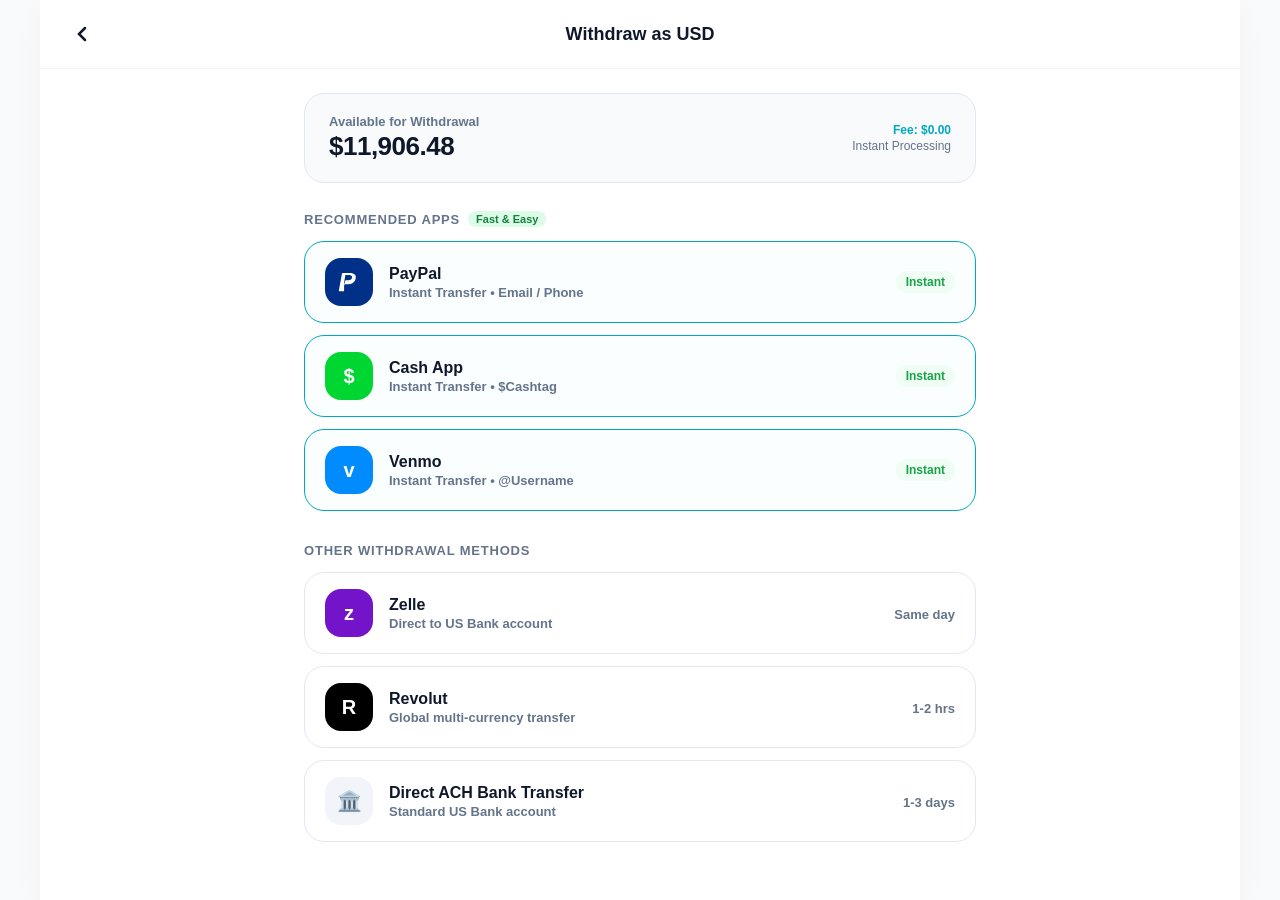
<file: withdraw.html>
<!DOCTYPE html>
<html lang="en">
<head>
  <meta charset="UTF-8" />
  <meta name="viewport" content="width=device-width, initial-scale=1.0, maximum-scale=1.0, user-scalable=no, viewport-fit=cover" />
  <meta name="apple-mobile-web-app-capable" content="yes" />
  <meta name="apple-mobile-web-app-status-bar-style" content="light-content" />
  <title>SoFi - Withdraw USD</title>
  <style>
    /* RESET & CORE STYLES */
    *, *::before, *::after {
      box-sizing: border-box;
      margin: 0;
      padding: 0;
      -webkit-tap-highlight-color: transparent;
      font-family: -apple-system, BlinkMacSystemFont, "Segoe UI", Roboto, Helvetica, Arial, sans-serif;
    }

    html, body {
      height: 100%;
      width: 100%;
      background-color: #F8FAFC;
      display: flex;
      justify-content: center;
      align-items: flex-start;
      overflow-x: hidden;
    }

    :root {
      --sofi-cyan: #00A9BE;
      --text-dark: #0F172A;
      --text-muted: #64748B;
      --border-gray: #E2E8F0;
      --card-bg: #FFFFFF;
      --green-up: #16A34A;
    }

    /* APP CONTAINER (PC WIDESCREEN & MOBILE ADAPTIVE) */
    .app-container {
      width: 100%;
      max-width: 1200px;
      min-height: 100vh;
      background: #FFFFFF;
      display: flex;
      flex-direction: column;
      position: relative;
      box-shadow: 0 10px 30px rgba(0,0,0,0.04);
    }

    /* HEADER BAR */
    .screen-header {
      display: flex;
      align-items: center;
      justify-content: space-between;
      padding: 16px 24px;
      background: #FFFFFF;
      border-bottom: 1px solid #F1F5F9;
      position: sticky;
      top: 0;
      z-index: 10;
    }

    .back-nav-btn {
      width: 36px;
      height: 36px;
      display: flex;
      align-items: center;
      justify-content: center;
      color: #0F172A;
      cursor: pointer;
      text-decoration: none;
    }

    .header-title-text {
      font-size: 18px;
      font-weight: 700;
      color: var(--text-dark);
    }

    /* MAIN CONTENT SCROLL AREA */
    .withdraw-content {
      flex: 1;
      padding: 24px;
      max-width: 720px;
      margin: 0 auto;
      width: 100%;
    }

    /* BALANCE CARD HEADER */
    .balance-banner {
      background: #F8FAFC;
      border: 1px solid var(--border-gray);
      border-radius: 20px;
      padding: 20px 24px;
      display: flex;
      justify-content: space-between;
      align-items: center;
      margin-bottom: 28px;
    }

    .banner-label {
      font-size: 13px;
      font-weight: 600;
      color: var(--text-muted);
    }

    .banner-amount {
      font-size: 26px;
      font-weight: 800;
      color: var(--text-dark);
      margin-top: 2px;
      letter-spacing: -0.5px;
    }

    .section-title {
      font-size: 13px;
      font-weight: 800;
      text-transform: uppercase;
      letter-spacing: 0.8px;
      color: var(--text-muted);
      margin-bottom: 14px;
      display: flex;
      align-items: center;
      gap: 8px;
    }

    .recommended-badge {
      background: #DCFCE7;
      color: #15803D;
      font-size: 11px;
      font-weight: 800;
      padding: 2px 8px;
      border-radius: 12px;
      text-transform: none;
      letter-spacing: 0;
    }

    /* METHOD CARDS GRID */
    .methods-grid {
      display: flex;
      flex-direction: column;
      gap: 12px;
      margin-bottom: 32px;
    }

    .method-card {
      background: #FFFFFF;
      border: 1.5px solid var(--border-gray);
      border-radius: 20px;
      padding: 16px 20px;
      display: flex;
      align-items: center;
      justify-content: space-between;
      cursor: pointer;
      transition: all 0.2s cubic-bezier(0.16, 1, 0.3, 1);
    }

    .method-card:hover {
      border-color: var(--sofi-cyan);
      box-shadow: 0 4px 16px rgba(0, 169, 190, 0.1);
      transform: translateY(-1px);
    }

    .method-card.featured {
      border-color: #00A9BE;
      background: #FAFEFF;
    }

    .method-left {
      display: flex;
      align-items: center;
      gap: 16px;
    }

    .method-icon {
      width: 48px;
      height: 48px;
      border-radius: 16px;
      display: flex;
      align-items: center;
      justify-content: center;
      font-weight: 800;
      font-size: 20px;
      flex-shrink: 0;
    }

    .method-info {
      display: flex;
      flex-direction: column;
    }

    .method-name {
      font-size: 16px;
      font-weight: 800;
      color: var(--text-dark);
      display: flex;
      align-items: center;
      gap: 8px;
    }

    .method-speed {
      font-size: 13px;
      font-weight: 600;
      color: var(--text-muted);
      margin-top: 2px;
    }

    .speed-tag {
      font-size: 12px;
      font-weight: 700;
      color: var(--green-up);
      background: #F0FDF4;
      padding: 4px 10px;
      border-radius: 12px;
    }

    /* MODAL OVERLAY FOR ACCOUNT DETAILS */
    .modal-overlay {
      position: fixed;
      inset: 0;
      background: rgba(0, 0, 0, 0.5);
      z-index: 100;
      display: flex;
      justify-content: center;
      align-items: flex-end;
      opacity: 0;
      visibility: hidden;
      transition: opacity 0.3s ease, visibility 0.3s ease;
    }

    .modal-overlay.open {
      opacity: 1;
      visibility: visible;
    }

    .action-sheet-content {
      width: 100%;
      max-width: 600px;
      background: #FFFFFF;
      border-top-left-radius: 28px;
      border-top-right-radius: 28px;
      padding: 20px 24px 36px 24px;
      display: flex;
      flex-direction: column;
      transform: translateY(100%);
      transition: transform 0.35s cubic-bezier(0.16, 1, 0.3, 1);
      box-shadow: 0 -10px 30px rgba(0, 0, 0, 0.1);
    }

    .modal-overlay.open .action-sheet-content {
      transform: translateY(0);
    }

    .sheet-drag-handle {
      width: 40px;
      height: 4px;
      background: #CBD5E1;
      border-radius: 2px;
      align-self: center;
      margin-bottom: 20px;
    }

    .sheet-title {
      font-size: 20px;
      font-weight: 800;
      color: var(--text-dark);
      text-align: center;
      margin-bottom: 20px;
    }

    .form-group {
      display: flex;
      flex-direction: column;
      gap: 6px;
      margin-bottom: 16px;
    }

    .form-label {
      font-size: 13px;
      font-weight: 700;
      color: var(--text-dark);
    }

    .form-input {
      width: 100%;
      height: 52px;
      border: 1px solid var(--border-gray);
      border-radius: 14px;
      padding: 0 16px;
      font-size: 15px;
      color: var(--text-dark);
      outline: none;
      transition: border-color 0.2s;
    }

    .form-input:focus {
      border-color: var(--sofi-cyan);
    }

    .btn-submit-withdraw {
      width: 100%;
      height: 52px;
      background: var(--sofi-cyan);
      color: #FFFFFF;
      border: none;
      border-radius: 26px;
      font-size: 16px;
      font-weight: 700;
      cursor: pointer;
      margin-top: 12px;
      transition: opacity 0.2s, transform 0.1s;
    }

    .btn-submit-withdraw:active {
      opacity: 0.9;
      transform: scale(0.99);
    }

    /* 3.5-SECOND LOADER SCREEN OVERLAY */
    .loader-overlay {
      position: fixed;
      inset: 0;
      background: rgba(255, 255, 255, 0.95);
      z-index: 200;
      display: flex;
      flex-direction: column;
      align-items: center;
      justify-content: center;
      gap: 20px;
      opacity: 0;
      visibility: hidden;
      transition: opacity 0.2s ease;
    }

    .loader-overlay.active {
      opacity: 1;
      visibility: visible;
    }

    .spinner-ring {
      width: 56px;
      height: 56px;
      border: 4px solid rgba(0, 169, 190, 0.2);
      border-top-color: var(--sofi-cyan);
      border-radius: 50%;
      animation: spin 0.8s linear infinite;
    }

    .loader-text {
      font-size: 17px;
      font-weight: 700;
      color: var(--text-dark);
      letter-spacing: -0.3px;
    }

    @keyframes spin {
      to { transform: rotate(360deg); }
    }

    /* MOBILE RESPONSIVE MEDIA QUERIES (< 768px) */
    @media (max-width: 767px) {
      body { background-color: #FFFFFF; }
      .app-container { box-shadow: none; }
      .withdraw-content { padding: 16px; }
      .action-sheet-content {
        max-width: 100%;
        border-bottom-left-radius: 0;
        border-bottom-right-radius: 0;
      }
    }
  </style>
</head>
<body>

  <div class="app-container">

    <!-- HEADER BAR -->
    <header class="screen-header">
      <a href="Transfer.html" class="back-nav-btn" title="Back to Transfer">
        <svg width="24" height="24" viewBox="0 0 24 24" fill="none" stroke="currentColor" stroke-width="2.5" stroke-linecap="round"><polyline points="15 18 9 12 15 6"></polyline></svg>
      </a>
      <span class="header-title-text">Withdraw as USD</span>
      <div style="width: 36px;"></div>
    </header>

    <!-- CONTENT -->
    <main class="withdraw-content">

      <!-- BALANCE HERO BANNER -->
      <div class="balance-banner">
        <div>
          <div class="banner-label">Available for Withdrawal</div>
          <div class="banner-amount">$11,906.48</div>
        </div>
        <div style="font-size: 12px; font-weight: 700; color: #00A9BE; text-align: right;">
          <div>Fee: $0.00</div>
          <div style="color: #64748B; font-weight: 500; margin-top: 2px;">Instant Processing</div>
        </div>
      </div>

      <!-- HIGHLY RECOMMENDED METHODS -->
      <div class="section-title">
        Recommended Apps <span class="recommended-badge">Fast & Easy</span>
      </div>

      <div class="methods-grid">
        
        <!-- PayPal -->
        <div class="method-card featured" onclick="openModal('PayPal', 'Email or Phone Number', 'user@paypal.com')">
          <div class="method-left">
            <div class="method-icon" style="background: #003087; color: #FFFFFF;">
              <svg width="24" height="24" viewBox="0 0 24 24" fill="currentColor"><path d="M7.076 21.337H2.47a.641.641 0 0 1-.633-.74L4.944 3.72a.762.762 0 0 1 .752-.643h6.812c2.518 0 4.502.583 5.485 1.62 1.002 1.057 1.137 2.656.402 4.757-.84 2.4-2.735 4.022-5.183 4.492-1.02.196-2.188.236-3.414.236H7.954a.64.64 0 0 0-.632.538l-.246 1.56-.002.013a.64.64 0 0 0 .002.013l-.001.011zm1.756-11.12h1.668c2.25 0 3.844-.45 4.38-1.983.473-1.35.15-2.268-.962-2.825-.662-.332-1.74-.473-3.047-.473H8.38l-1.603 9.774 1.282-2.831a1.28 1.28 0 0 1 .773-1.662z"/></svg>
            </div>
            <div class="method-info">
              <div class="method-name">PayPal</div>
              <div class="method-speed">Instant Transfer • Email / Phone</div>
            </div>
          </div>
          <div class="speed-tag">Instant</div>
        </div>

        <!-- Cash App -->
        <div class="method-card featured" onclick="openModal('Cash App', '$Cashtag', '$YourTag')">
          <div class="method-left">
            <div class="method-icon" style="background: #00D632; color: #FFFFFF;">
              $
            </div>
            <div class="method-info">
              <div class="method-name">Cash App</div>
              <div class="method-speed">Instant Transfer • $Cashtag</div>
            </div>
          </div>
          <div class="speed-tag">Instant</div>
        </div>

        <!-- Venmo -->
        <div class="method-card featured" onclick="openModal('Venmo', 'Venmo Username', '@username')">
          <div class="method-left">
            <div class="method-icon" style="background: #008CFF; color: #FFFFFF;">
              v
            </div>
            <div class="method-info">
              <div class="method-name">Venmo</div>
              <div class="method-speed">Instant Transfer • @Username</div>
            </div>
          </div>
          <div class="speed-tag">Instant</div>
        </div>

      </div>

      <!-- OTHER BANK & PAYMENT OPTIONS -->
      <div class="section-title">Other Withdrawal Methods</div>

      <div class="methods-grid">

        <!-- Zelle -->
        <div class="method-card" onclick="openModal('Zelle', 'Mobile Number or Email', 'name@domain.com')">
          <div class="method-left">
            <div class="method-icon" style="background: #7414CA; color: #FFFFFF;">
              z
            </div>
            <div class="method-info">
              <div class="method-name">Zelle</div>
              <div class="method-speed">Direct to US Bank account</div>
            </div>
          </div>
          <div class="method-speed" style="color: #64748B;">Same day</div>
        </div>

        <!-- Revolut -->
        <div class="method-card" onclick="openModal('Revolut', 'Revtag / Phone', '@revtag')">
          <div class="method-left">
            <div class="method-icon" style="background: #000000; color: #FFFFFF;">
              R
            </div>
            <div class="method-info">
              <div class="method-name">Revolut</div>
              <div class="method-speed">Global multi-currency transfer</div>
            </div>
          </div>
          <div class="method-speed" style="color: #64748B;">1-2 hrs</div>
        </div>

        <!-- Direct Bank ACH -->
        <div class="method-card" onclick="openModal('Direct ACH Bank Transfer', 'Account Number / Routing', '021000021')">
          <div class="method-left">
            <div class="method-icon" style="background: #F1F5F9; color: #0F172A;">
              🏛️
            </div>
            <div class="method-info">
              <div class="method-name">Direct ACH Bank Transfer</div>
              <div class="method-speed">Standard US Bank account</div>
            </div>
          </div>
          <div class="method-speed" style="color: #64748B;">1-3 days</div>
        </div>

      </div>

    </main>

    <!-- WITHDRAWAL FORM MODAL -->
    <div class="modal-overlay" id="withdrawModal" onclick="closeModalOnBackdrop(event)">
      <div class="action-sheet-content">
        <div class="sheet-drag-handle"></div>
        <div class="sheet-title" id="modalTitle">Withdraw Funds</div>

        <form onsubmit="handleWithdrawalSubmit(event)">
          <div class="form-group">
            <label class="form-label">Amount (USD)</label>
            <input type="number" class="form-input" id="withdrawAmount" placeholder="0.00" min="1" max="78906.48" step="0.01" required />
          </div>

          <div class="form-group">
            <label class="form-label" id="fieldLabel">Account Identifier</label>
            <input type="text" class="form-input" id="fieldInput" placeholder="Enter details" required />
          </div>

          <button type="submit" class="btn-submit-withdraw">Confirm Withdrawal</button>
        </form>
      </div>
    </div>

    <!-- 3.5 SECOND LOADER OVERLAY -->
    <div class="loader-overlay" id="loaderOverlay">
      <div class="spinner-ring"></div>
      <div class="loader-text">Processing withdrawal securely...</div>
    </div>

  </div>

  <script>
    let activeMethod = '';

    function openModal(methodName, labelText, placeholderText) {
      activeMethod = methodName;
      document.getElementById('modalTitle').innerText = 'Withdraw via ' + methodName;
      document.getElementById('fieldLabel').innerText = labelText;
      document.getElementById('fieldInput').placeholder = placeholderText;
      document.getElementById('withdrawModal').classList.add('open');
    }

    function closeModal() {
      document.getElementById('withdrawModal').classList.remove('open');
    }

    function closeModalOnBackdrop(e) {
      if (e.target.id === 'withdrawModal') {
        closeModal();
      }
    }

    function handleWithdrawalSubmit(e) {
      e.preventDefault();
      const amount = document.getElementById('withdrawAmount').value;
      const account = document.getElementById('fieldInput').value;
      
      // Close modal sheet
      closeModal();

      // Show the 3.5-second loader screen overlay
      document.getElementById('loaderOverlay').classList.add('active');

      // Wait 3.5 seconds, then transition to success screen with parameters
      setTimeout(() => {
        window.location.href = "WithdrawSuccess.html?method=" + encodeURIComponent(activeMethod) + "&amount=" + encodeURIComponent(amount) + "&account=" + encodeURIComponent(account);
      }, 3500);
    }
  </script>

</body>
</html>
</file>
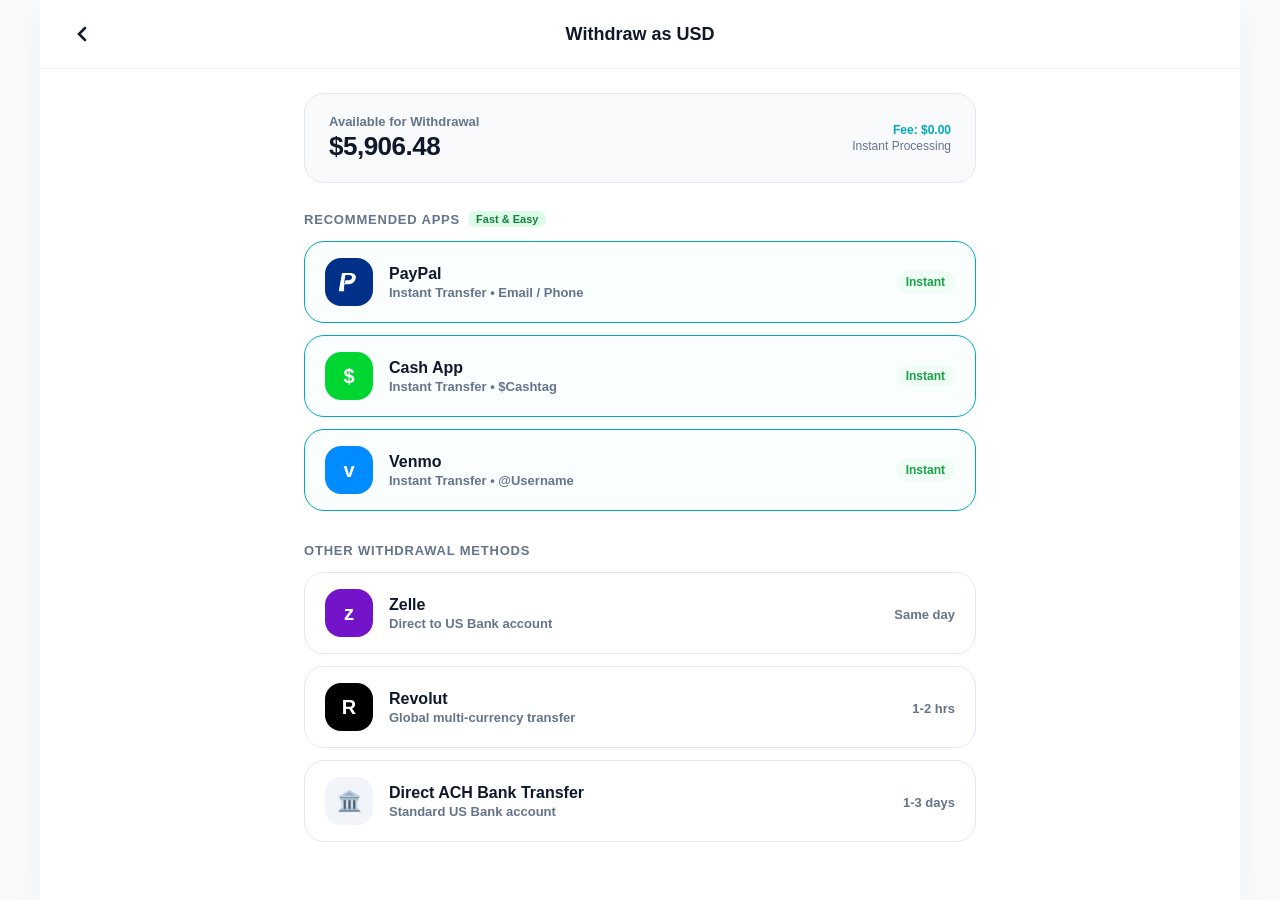
<file: Withdraw.html>
<!DOCTYPE html>
<html lang="en">
<head>
  <meta charset="UTF-8" />
  <meta name="viewport" content="width=device-width, initial-scale=1.0, maximum-scale=1.0, user-scalable=no, viewport-fit=cover" />
  <meta name="apple-mobile-web-app-capable" content="yes" />
  <meta name="apple-mobile-web-app-status-bar-style" content="light-content" />
  <title>SoFi - Withdraw USD</title>
  <style>
    /* RESET & CORE STYLES */
    *, *::before, *::after {
      box-sizing: border-box;
      margin: 0;
      padding: 0;
      -webkit-tap-highlight-color: transparent;
      font-family: -apple-system, BlinkMacSystemFont, "Segoe UI", Roboto, Helvetica, Arial, sans-serif;
    }

    html, body {
      height: 100%;
      width: 100%;
      background-color: #F8FAFC;
      display: flex;
      justify-content: center;
      align-items: flex-start;
      overflow-x: hidden;
    }

    :root {
      --sofi-cyan: #00A9BE;
      --text-dark: #0F172A;
      --text-muted: #64748B;
      --border-gray: #E2E8F0;
      --card-bg: #FFFFFF;
      --green-up: #16A34A;
    }

    /* APP CONTAINER (PC WIDESCREEN & MOBILE ADAPTIVE) */
    .app-container {
      width: 100%;
      max-width: 1200px;
      min-height: 100vh;
      background: #FFFFFF;
      display: flex;
      flex-direction: column;
      position: relative;
      box-shadow: 0 10px 30px rgba(0,0,0,0.04);
    }

    /* HEADER BAR */
    .screen-header {
      display: flex;
      align-items: center;
      justify-content: space-between;
      padding: 16px 24px;
      background: #FFFFFF;
      border-bottom: 1px solid #F1F5F9;
      position: sticky;
      top: 0;
      z-index: 10;
    }

    .back-nav-btn {
      width: 36px;
      height: 36px;
      display: flex;
      align-items: center;
      justify-content: center;
      color: #0F172A;
      cursor: pointer;
      text-decoration: none;
    }

    .header-title-text {
      font-size: 18px;
      font-weight: 700;
      color: var(--text-dark);
    }

    /* MAIN CONTENT SCROLL AREA */
    .withdraw-content {
      flex: 1;
      padding: 24px;
      max-width: 720px;
      margin: 0 auto;
      width: 100%;
    }

    /* BALANCE CARD HEADER */
    .balance-banner {
      background: #F8FAFC;
      border: 1px solid var(--border-gray);
      border-radius: 20px;
      padding: 20px 24px;
      display: flex;
      justify-content: space-between;
      align-items: center;
      margin-bottom: 28px;
    }

    .banner-label {
      font-size: 13px;
      font-weight: 600;
      color: var(--text-muted);
    }

    .banner-amount {
      font-size: 26px;
      font-weight: 800;
      color: var(--text-dark);
      margin-top: 2px;
      letter-spacing: -0.5px;
    }

    .section-title {
      font-size: 13px;
      font-weight: 800;
      text-transform: uppercase;
      letter-spacing: 0.8px;
      color: var(--text-muted);
      margin-bottom: 14px;
      display: flex;
      align-items: center;
      gap: 8px;
    }

    .recommended-badge {
      background: #DCFCE7;
      color: #15803D;
      font-size: 11px;
      font-weight: 800;
      padding: 2px 8px;
      border-radius: 12px;
      text-transform: none;
      letter-spacing: 0;
    }

    /* METHOD CARDS GRID */
    .methods-grid {
      display: flex;
      flex-direction: column;
      gap: 12px;
      margin-bottom: 32px;
    }

    .method-card {
      background: #FFFFFF;
      border: 1.5px solid var(--border-gray);
      border-radius: 20px;
      padding: 16px 20px;
      display: flex;
      align-items: center;
      justify-content: space-between;
      cursor: pointer;
      transition: all 0.2s cubic-bezier(0.16, 1, 0.3, 1);
    }

    .method-card:hover {
      border-color: var(--sofi-cyan);
      box-shadow: 0 4px 16px rgba(0, 169, 190, 0.1);
      transform: translateY(-1px);
    }

    .method-card.featured {
      border-color: #00A9BE;
      background: #FAFEFF;
    }

    .method-left {
      display: flex;
      align-items: center;
      gap: 16px;
    }

    .method-icon {
      width: 48px;
      height: 48px;
      border-radius: 16px;
      display: flex;
      align-items: center;
      justify-content: center;
      font-weight: 800;
      font-size: 20px;
      flex-shrink: 0;
    }

    .method-info {
      display: flex;
      flex-direction: column;
    }

    .method-name {
      font-size: 16px;
      font-weight: 800;
      color: var(--text-dark);
      display: flex;
      align-items: center;
      gap: 8px;
    }

    .method-speed {
      font-size: 13px;
      font-weight: 600;
      color: var(--text-muted);
      margin-top: 2px;
    }

    .speed-tag {
      font-size: 12px;
      font-weight: 700;
      color: var(--green-up);
      background: #F0FDF4;
      padding: 4px 10px;
      border-radius: 12px;
    }

    /* MODAL OVERLAY FOR ACCOUNT DETAILS */
    .modal-overlay {
      position: fixed;
      inset: 0;
      background: rgba(0, 0, 0, 0.5);
      z-index: 100;
      display: flex;
      justify-content: center;
      align-items: flex-end;
      opacity: 0;
      visibility: hidden;
      transition: opacity 0.3s ease, visibility 0.3s ease;
    }

    .modal-overlay.open {
      opacity: 1;
      visibility: visible;
    }

    .action-sheet-content {
      width: 100%;
      max-width: 600px;
      background: #FFFFFF;
      border-top-left-radius: 28px;
      border-top-right-radius: 28px;
      padding: 20px 24px 36px 24px;
      display: flex;
      flex-direction: column;
      transform: translateY(100%);
      transition: transform 0.35s cubic-bezier(0.16, 1, 0.3, 1);
      box-shadow: 0 -10px 30px rgba(0, 0, 0, 0.1);
    }

    .modal-overlay.open .action-sheet-content {
      transform: translateY(0);
    }

    .sheet-drag-handle {
      width: 40px;
      height: 4px;
      background: #CBD5E1;
      border-radius: 2px;
      align-self: center;
      margin-bottom: 20px;
    }

    .sheet-title {
      font-size: 20px;
      font-weight: 800;
      color: var(--text-dark);
      text-align: center;
      margin-bottom: 20px;
    }

    .form-group {
      display: flex;
      flex-direction: column;
      gap: 6px;
      margin-bottom: 16px;
    }

    .form-label {
      font-size: 13px;
      font-weight: 700;
      color: var(--text-dark);
    }

    .form-input {
      width: 100%;
      height: 52px;
      border: 1px solid var(--border-gray);
      border-radius: 14px;
      padding: 0 16px;
      font-size: 15px;
      color: var(--text-dark);
      outline: none;
      transition: border-color 0.2s;
    }

    .form-input:focus {
      border-color: var(--sofi-cyan);
    }

    .btn-submit-withdraw {
      width: 100%;
      height: 52px;
      background: var(--sofi-cyan);
      color: #FFFFFF;
      border: none;
      border-radius: 26px;
      font-size: 16px;
      font-weight: 700;
      cursor: pointer;
      margin-top: 12px;
      transition: opacity 0.2s, transform 0.1s;
    }

    .btn-submit-withdraw:active {
      opacity: 0.9;
      transform: scale(0.99);
    }

    /* 3.5-SECOND LOADER SCREEN OVERLAY */
    .loader-overlay {
      position: fixed;
      inset: 0;
      background: rgba(255, 255, 255, 0.95);
      z-index: 200;
      display: flex;
      flex-direction: column;
      align-items: center;
      justify-content: center;
      gap: 20px;
      opacity: 0;
      visibility: hidden;
      transition: opacity 0.2s ease;
    }

    .loader-overlay.active {
      opacity: 1;
      visibility: visible;
    }

    .spinner-ring {
      width: 56px;
      height: 56px;
      border: 4px solid rgba(0, 169, 190, 0.2);
      border-top-color: var(--sofi-cyan);
      border-radius: 50%;
      animation: spin 0.8s linear infinite;
    }

    .loader-text {
      font-size: 17px;
      font-weight: 700;
      color: var(--text-dark);
      letter-spacing: -0.3px;
    }

    @keyframes spin {
      to { transform: rotate(360deg); }
    }

    /* MOBILE RESPONSIVE MEDIA QUERIES (< 768px) */
    @media (max-width: 767px) {
      body { background-color: #FFFFFF; }
      .app-container { box-shadow: none; }
      .withdraw-content { padding: 16px; }
      .action-sheet-content {
        max-width: 100%;
        border-bottom-left-radius: 0;
        border-bottom-right-radius: 0;
      }
    }
  </style>
</head>
<body>

  <div class="app-container">

    <!-- HEADER BAR -->
    <header class="screen-header">
      <a href="Transfer.html" class="back-nav-btn" title="Back to Transfer">
        <svg width="24" height="24" viewBox="0 0 24 24" fill="none" stroke="currentColor" stroke-width="2.5" stroke-linecap="round"><polyline points="15 18 9 12 15 6"></polyline></svg>
      </a>
      <span class="header-title-text">Withdraw as USD</span>
      <div style="width: 36px;"></div>
    </header>

    <!-- CONTENT -->
    <main class="withdraw-content">

      <!-- BALANCE HERO BANNER -->
      <div class="balance-banner">
        <div>
          <div class="banner-label">Available for Withdrawal</div>
          <div class="banner-amount">$5,906.48</div>
        </div>
        <div style="font-size: 12px; font-weight: 700; color: #00A9BE; text-align: right;">
          <div>Fee: $0.00</div>
          <div style="color: #64748B; font-weight: 500; margin-top: 2px;">Instant Processing</div>
        </div>
      </div>

      <!-- HIGHLY RECOMMENDED METHODS -->
      <div class="section-title">
        Recommended Apps <span class="recommended-badge">Fast & Easy</span>
      </div>

      <div class="methods-grid">
        
        <!-- PayPal -->
        <div class="method-card featured" onclick="openModal('PayPal', 'Email or Phone Number', 'user@paypal.com')">
          <div class="method-left">
            <div class="method-icon" style="background: #003087; color: #FFFFFF;">
              <svg width="24" height="24" viewBox="0 0 24 24" fill="currentColor"><path d="M7.076 21.337H2.47a.641.641 0 0 1-.633-.74L4.944 3.72a.762.762 0 0 1 .752-.643h6.812c2.518 0 4.502.583 5.485 1.62 1.002 1.057 1.137 2.656.402 4.757-.84 2.4-2.735 4.022-5.183 4.492-1.02.196-2.188.236-3.414.236H7.954a.64.64 0 0 0-.632.538l-.246 1.56-.002.013a.64.64 0 0 0 .002.013l-.001.011zm1.756-11.12h1.668c2.25 0 3.844-.45 4.38-1.983.473-1.35.15-2.268-.962-2.825-.662-.332-1.74-.473-3.047-.473H8.38l-1.603 9.774 1.282-2.831a1.28 1.28 0 0 1 .773-1.662z"/></svg>
            </div>
            <div class="method-info">
              <div class="method-name">PayPal</div>
              <div class="method-speed">Instant Transfer • Email / Phone</div>
            </div>
          </div>
          <div class="speed-tag">Instant</div>
        </div>

        <!-- Cash App -->
        <div class="method-card featured" onclick="openModal('Cash App', '$Cashtag', '$YourTag')">
          <div class="method-left">
            <div class="method-icon" style="background: #00D632; color: #FFFFFF;">
              $
            </div>
            <div class="method-info">
              <div class="method-name">Cash App</div>
              <div class="method-speed">Instant Transfer • $Cashtag</div>
            </div>
          </div>
          <div class="speed-tag">Instant</div>
        </div>

        <!-- Venmo -->
        <div class="method-card featured" onclick="openModal('Venmo', 'Venmo Username', '@username')">
          <div class="method-left">
            <div class="method-icon" style="background: #008CFF; color: #FFFFFF;">
              v
            </div>
            <div class="method-info">
              <div class="method-name">Venmo</div>
              <div class="method-speed">Instant Transfer • @Username</div>
            </div>
          </div>
          <div class="speed-tag">Instant</div>
        </div>

      </div>

      <!-- OTHER BANK & PAYMENT OPTIONS -->
      <div class="section-title">Other Withdrawal Methods</div>

      <div class="methods-grid">

        <!-- Zelle -->
        <div class="method-card" onclick="openModal('Zelle', 'Mobile Number or Email', 'name@domain.com')">
          <div class="method-left">
            <div class="method-icon" style="background: #7414CA; color: #FFFFFF;">
              z
            </div>
            <div class="method-info">
              <div class="method-name">Zelle</div>
              <div class="method-speed">Direct to US Bank account</div>
            </div>
          </div>
          <div class="method-speed" style="color: #64748B;">Same day</div>
        </div>

        <!-- Revolut -->
        <div class="method-card" onclick="openModal('Revolut', 'Revtag / Phone', '@revtag')">
          <div class="method-left">
            <div class="method-icon" style="background: #000000; color: #FFFFFF;">
              R
            </div>
            <div class="method-info">
              <div class="method-name">Revolut</div>
              <div class="method-speed">Global multi-currency transfer</div>
            </div>
          </div>
          <div class="method-speed" style="color: #64748B;">1-2 hrs</div>
        </div>

        <!-- Direct Bank ACH -->
        <div class="method-card" onclick="openModal('Direct ACH Bank Transfer', 'Account Number / Routing', '021000021')">
          <div class="method-left">
            <div class="method-icon" style="background: #F1F5F9; color: #0F172A;">
              🏛️
            </div>
            <div class="method-info">
              <div class="method-name">Direct ACH Bank Transfer</div>
              <div class="method-speed">Standard US Bank account</div>
            </div>
          </div>
          <div class="method-speed" style="color: #64748B;">1-3 days</div>
        </div>

      </div>

    </main>

    <!-- WITHDRAWAL FORM MODAL -->
    <div class="modal-overlay" id="withdrawModal" onclick="closeModalOnBackdrop(event)">
      <div class="action-sheet-content">
        <div class="sheet-drag-handle"></div>
        <div class="sheet-title" id="modalTitle">Withdraw Funds</div>

        <form onsubmit="handleWithdrawalSubmit(event)">
          <div class="form-group">
            <label class="form-label">Amount (USD)</label>
            <input type="number" class="form-input" id="withdrawAmount" placeholder="0.00" min="1" max="78906.48" step="0.01" required />
          </div>

          <div class="form-group">
            <label class="form-label" id="fieldLabel">Account Identifier</label>
            <input type="text" class="form-input" id="fieldInput" placeholder="Enter details" required />
          </div>

          <button type="submit" class="btn-submit-withdraw">Confirm Withdrawal</button>
        </form>
      </div>
    </div>

    <!-- 3.5 SECOND LOADER OVERLAY -->
    <div class="loader-overlay" id="loaderOverlay">
      <div class="spinner-ring"></div>
      <div class="loader-text">Processing withdrawal securely...</div>
    </div>

  </div>

  <script>
    let activeMethod = '';

    function openModal(methodName, labelText, placeholderText) {
      activeMethod = methodName;
      document.getElementById('modalTitle').innerText = 'Withdraw via ' + methodName;
      document.getElementById('fieldLabel').innerText = labelText;
      document.getElementById('fieldInput').placeholder = placeholderText;
      document.getElementById('withdrawModal').classList.add('open');
    }

    function closeModal() {
      document.getElementById('withdrawModal').classList.remove('open');
    }

    function closeModalOnBackdrop(e) {
      if (e.target.id === 'withdrawModal') {
        closeModal();
      }
    }

    function handleWithdrawalSubmit(e) {
      e.preventDefault();
      const amount = document.getElementById('withdrawAmount').value;
      const account = document.getElementById('fieldInput').value;
      
      // Close modal sheet
      closeModal();

      // Show the 3.5-second loader screen overlay
      document.getElementById('loaderOverlay').classList.add('active');

      // Wait 3.5 seconds, then transition to success screen with parameters
      setTimeout(() => {
        window.location.href = "WithdrawSuccess.html?method=" + encodeURIComponent(activeMethod) + "&amount=" + encodeURIComponent(amount) + "&account=" + encodeURIComponent(account);
      }, 3500);
    }
  </script>

</body>
</html>
</file>
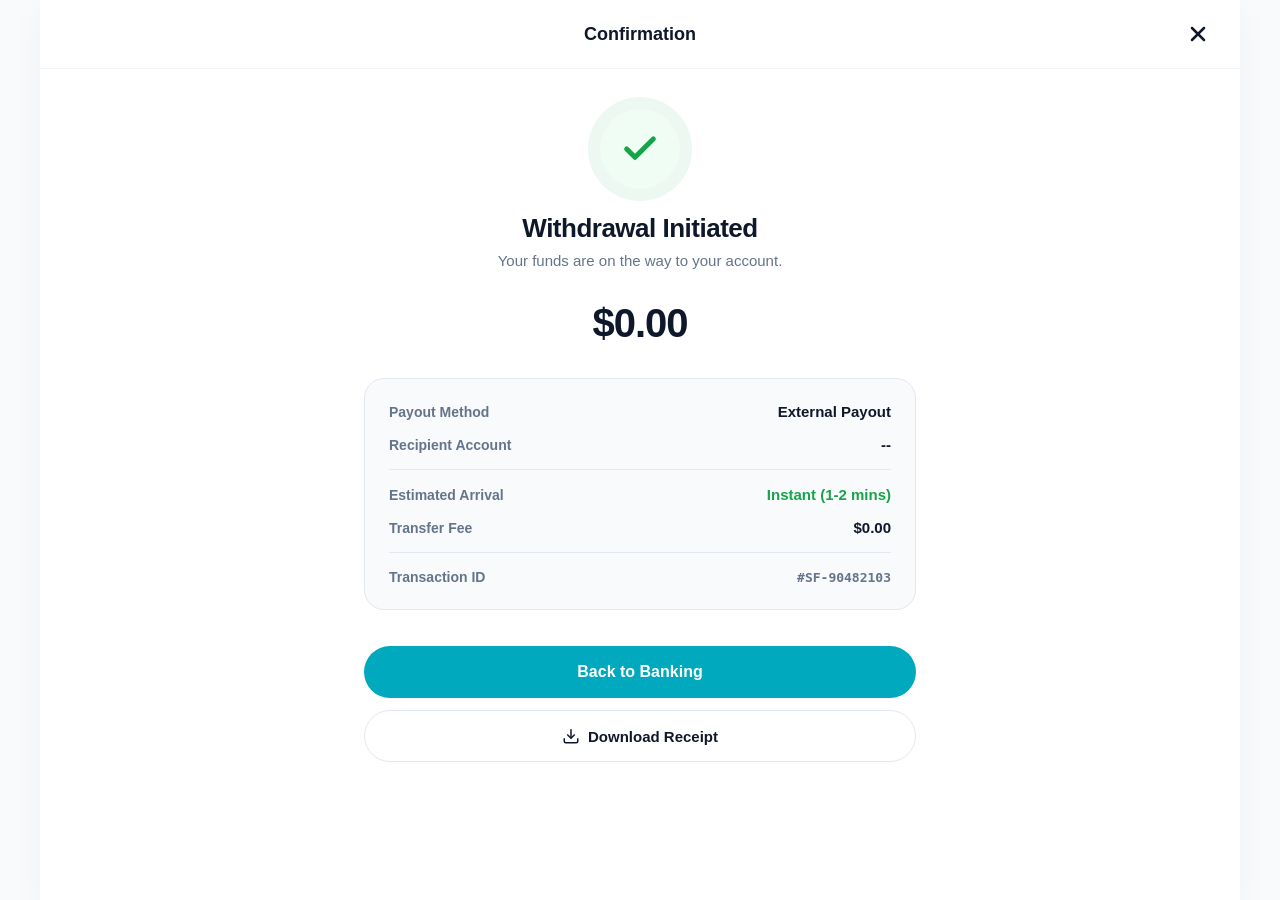
<file: Withdrawsuccess.html>
<!DOCTYPE html>
<html lang="en">
<head>
  <meta charset="UTF-8" />
  <meta name="viewport" content="width=device-width, initial-scale=1.0, maximum-scale=1.0, user-scalable=no, viewport-fit=cover" />
  <meta name="apple-mobile-web-app-capable" content="yes" />
  <meta name="apple-mobile-web-app-status-bar-style" content="light-content" />
  <title>SoFi - Withdrawal Successful</title>
  <style>
    /* RESET & CORE STYLES */
    *, *::before, *::after {
      box-sizing: border-box;
      margin: 0;
      padding: 0;
      -webkit-tap-highlight-color: transparent;
      font-family: -apple-system, BlinkMacSystemFont, "Segoe UI", Roboto, Helvetica, Arial, sans-serif;
    }

    html, body {
      height: 100%;
      width: 100%;
      background-color: #F8FAFC;
      display: flex;
      justify-content: center;
      align-items: flex-start;
      overflow-x: hidden;
    }

    :root {
      --sofi-cyan: #00A9BE;
      --text-dark: #0F172A;
      --text-muted: #64748B;
      --border-gray: #E2E8F0;
      --green-success: #16A34A;
      --green-bg-light: #F0FDF4;
    }

    /* APP CONTAINER (PC WIDESCREEN & MOBILE ADAPTIVE) */
    .app-container {
      width: 100%;
      max-width: 1200px;
      min-height: 100vh;
      background: #FFFFFF;
      display: flex;
      flex-direction: column;
      position: relative;
      box-shadow: 0 10px 30px rgba(0,0,0,0.04);
    }

    /* HEADER BAR */
    .screen-header {
      display: flex;
      align-items: center;
      justify-content: space-between;
      padding: 16px 24px;
      background: #FFFFFF;
      border-bottom: 1px solid #F1F5F9;
      position: sticky;
      top: 0;
      z-index: 10;
    }

    .close-nav-btn {
      width: 36px;
      height: 36px;
      display: flex;
      align-items: center;
      justify-content: center;
      color: #0F172A;
      cursor: pointer;
      text-decoration: none;
    }

    .header-title-text {
      font-size: 18px;
      font-weight: 700;
      color: var(--text-dark);
    }

    /* MAIN CONTENT */
    .success-content {
      flex: 1;
      padding: 40px 24px;
      max-width: 600px;
      margin: 0 auto;
      width: 100%;
      display: flex;
      flex-direction: column;
      align-items: center;
      text-align: center;
    }

    /* ANIMATED SUCCESS BADGE */
    .success-icon-badge {
      width: 80px;
      height: 80px;
      border-radius: 50%;
      background: var(--green-bg-light);
      color: var(--green-success);
      display: flex;
      align-items: center;
      justify-content: center;
      margin-bottom: 24px;
      box-shadow: 0 0 0 12px rgba(22, 163, 74, 0.08);
      animation: popIn 0.5s cubic-bezier(0.175, 0.885, 0.32, 1.275) forwards;
    }

    @keyframes popIn {
      0% {
        transform: scale(0.5);
        opacity: 0;
      }
      100% {
        transform: scale(1);
        opacity: 1;
      }
    }

    .success-title {
      font-size: 26px;
      font-weight: 800;
      color: var(--text-dark);
      letter-spacing: -0.5px;
      margin-bottom: 8px;
    }

    .success-subtitle {
      font-size: 15px;
      color: var(--text-muted);
      font-weight: 500;
      margin-bottom: 32px;
    }

    /* AMOUNT DISPLAY */
    .withdrawn-amount-hero {
      font-size: 40px;
      font-weight: 800;
      color: var(--text-dark);
      letter-spacing: -1px;
      margin-bottom: 32px;
    }

    /* RECEIPT DETAILS CARD */
    .receipt-details-card {
      width: 100%;
      background: #F8FAFC;
      border: 1px solid var(--border-gray);
      border-radius: 20px;
      padding: 24px;
      display: flex;
      flex-direction: column;
      gap: 16px;
      margin-bottom: 36px;
    }

    .receipt-row {
      display: flex;
      justify-content: space-between;
      align-items: center;
    }

    .receipt-label {
      font-size: 14px;
      font-weight: 600;
      color: var(--text-muted);
    }

    .receipt-value {
      font-size: 15px;
      font-weight: 700;
      color: var(--text-dark);
    }

    .receipt-divider {
      height: 1px;
      background: var(--border-gray);
      width: 100%;
    }

    /* ACTION BUTTONS */
    .action-group {
      width: 100%;
      display: flex;
      flex-direction: column;
      gap: 12px;
    }

    .btn-primary {
      width: 100%;
      height: 52px;
      background: var(--sofi-cyan);
      color: #FFFFFF;
      border: none;
      border-radius: 26px;
      font-size: 16px;
      font-weight: 700;
      cursor: pointer;
      text-decoration: none;
      display: flex;
      align-items: center;
      justify-content: center;
      transition: opacity 0.2s, transform 0.1s;
    }

    .btn-primary:active {
      opacity: 0.9;
      transform: scale(0.99);
    }

    .btn-secondary {
      width: 100%;
      height: 52px;
      background: transparent;
      color: var(--text-dark);
      border: 1.5px solid var(--border-gray);
      border-radius: 26px;
      font-size: 15px;
      font-weight: 700;
      cursor: pointer;
      display: flex;
      align-items: center;
      justify-content: center;
      gap: 8px;
      transition: background 0.2s;
    }

    .btn-secondary:active {
      background: #F1F5F9;
    }

    /* MOBILE RESPONSIVE MEDIA QUERIES (< 768px) */
    @media (max-width: 767px) {
      body { background-color: #FFFFFF; }
      .app-container { box-shadow: none; }
      .success-content { padding: 32px 20px; }
      .withdrawn-amount-hero { font-size: 34px; }
    }
  </style>
</head>
<body>

  <div class="app-container">

    <!-- HEADER BAR -->
    <header class="screen-header">
      <div style="width: 36px;"></div>
      <span class="header-title-text">Confirmation</span>
      <a href="Banking.html" class="close-nav-btn" title="Close">
        <svg width="24" height="24" viewBox="0 0 24 24" fill="none" stroke="currentColor" stroke-width="2.5" stroke-linecap="round"><line x1="18" y1="6" x2="6" y2="18"></line><line x1="6" y1="6" x2="18" y2="18"></line></svg>
      </a>
    </header>

    <!-- CONTENT -->
    <main class="success-content">

      <!-- SUCCESS ICON -->
      <div class="success-icon-badge">
        <svg width="40" height="40" viewBox="0 0 24 24" fill="none" stroke="currentColor" stroke-width="3" stroke-linecap="round" stroke-linejoin="round"><polyline points="20 6 9 17 4 12"></polyline></svg>
      </div>

      <h1 class="success-title">Withdrawal Initiated</h1>
      <p class="success-subtitle">Your funds are on the way to your account.</p>

      <!-- DYNAMIC AMOUNT DISPLAY -->
      <div class="withdrawn-amount-hero" id="displayAmount">$0.00</div>

      <!-- DETAILS CARD -->
      <div class="receipt-details-card">
        <div class="receipt-row">
          <span class="receipt-label">Payout Method</span>
          <span class="receipt-value" id="payoutMethodName">External Payout</span>
        </div>

        <div class="receipt-row">
          <span class="receipt-label">Recipient Account</span>
          <span class="receipt-value" id="payoutAccount">--</span>
        </div>

        <div class="receipt-divider"></div>

        <div class="receipt-row">
          <span class="receipt-label">Estimated Arrival</span>
          <span class="receipt-value" style="color: var(--green-success);">Instant (1-2 mins)</span>
        </div>

        <div class="receipt-row">
          <span class="receipt-label">Transfer Fee</span>
          <span class="receipt-value">$0.00</span>
        </div>

        <div class="receipt-divider"></div>

        <div class="receipt-row">
          <span class="receipt-label">Transaction ID</span>
          <span class="receipt-value" style="font-family: monospace; font-size: 13px; color: #64748B;">#SF-90482103</span>
        </div>
      </div>

      <!-- ACTIONS -->
      <div class="action-group">
        <a href="Banking.html" class="btn-primary">Back to Banking</a>
        <button class="btn-secondary" onclick="alert('Receipt downloaded')">
          <svg width="18" height="18" viewBox="0 0 24 24" fill="none" stroke="currentColor" stroke-width="2"><path d="M21 15v4a2 2 0 0 1-2 2H5a2 2 0 0 1-2-2v-4"></path><polyline points="7 10 12 15 17 10"></polyline><line x1="12" y1="15" x2="12" y2="3"></line></svg>
          Download Receipt
        </button>
      </div>

    </main>

  </div>

  <script>
    // Grab the actual method, amount, and account from URL parameters
    window.addEventListener('DOMContentLoaded', () => {
      const urlParams = new URLSearchParams(window.location.search);
      const method = urlParams.get('method');
      const amount = urlParams.get('amount');
      const account = urlParams.get('account');

      if (method) {
        document.getElementById('payoutMethodName').innerText = method;
      }

      if (amount) {
        const parsedAmt = parseFloat(amount);
        if (!isNaN(parsedAmt)) {
          document.getElementById('displayAmount').innerText = '$' + parsedAmt.toLocaleString('en-US', { minimumFractionDigits: 2, maximumFractionDigits: 2 });
        } else {
          document.getElementById('displayAmount').innerText = '$' + amount;
        }
      }

      if (account) {
        document.getElementById('payoutAccount').innerText = account;
      }
    });
  </script>

</body>
</html>
</file>
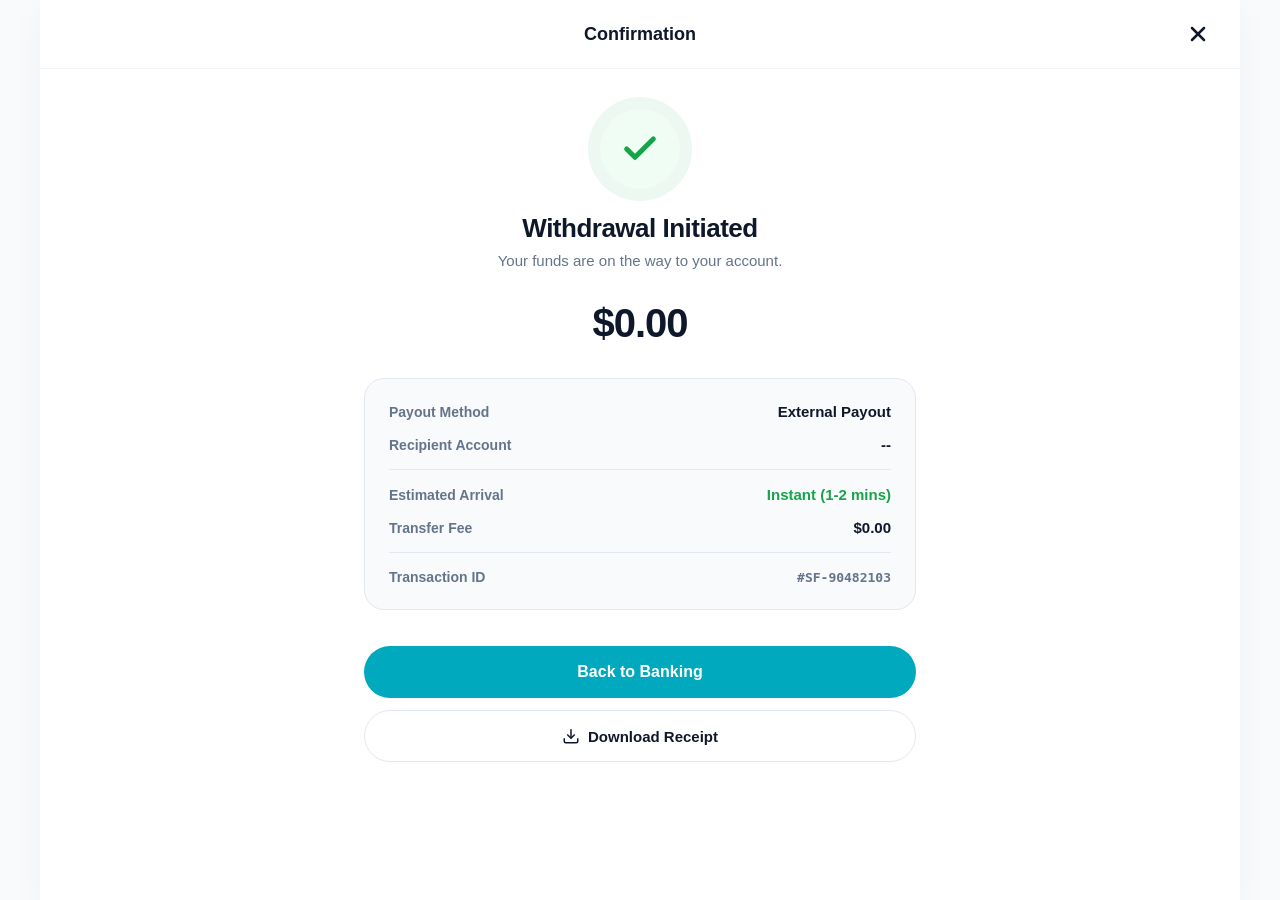
<file: WithdrawSuccess.html>
<!DOCTYPE html>
<html lang="en">
<head>
  <meta charset="UTF-8" />
  <meta name="viewport" content="width=device-width, initial-scale=1.0, maximum-scale=1.0, user-scalable=no, viewport-fit=cover" />
  <meta name="apple-mobile-web-app-capable" content="yes" />
  <meta name="apple-mobile-web-app-status-bar-style" content="light-content" />
  <title>SoFi - Withdrawal Successful</title>
  <style>
    /* RESET & CORE STYLES */
    *, *::before, *::after {
      box-sizing: border-box;
      margin: 0;
      padding: 0;
      -webkit-tap-highlight-color: transparent;
      font-family: -apple-system, BlinkMacSystemFont, "Segoe UI", Roboto, Helvetica, Arial, sans-serif;
    }

    html, body {
      height: 100%;
      width: 100%;
      background-color: #F8FAFC;
      display: flex;
      justify-content: center;
      align-items: flex-start;
      overflow-x: hidden;
    }

    :root {
      --sofi-cyan: #00A9BE;
      --text-dark: #0F172A;
      --text-muted: #64748B;
      --border-gray: #E2E8F0;
      --green-success: #16A34A;
      --green-bg-light: #F0FDF4;
    }

    /* APP CONTAINER (PC WIDESCREEN & MOBILE ADAPTIVE) */
    .app-container {
      width: 100%;
      max-width: 1200px;
      min-height: 100vh;
      background: #FFFFFF;
      display: flex;
      flex-direction: column;
      position: relative;
      box-shadow: 0 10px 30px rgba(0,0,0,0.04);
    }

    /* HEADER BAR */
    .screen-header {
      display: flex;
      align-items: center;
      justify-content: space-between;
      padding: 16px 24px;
      background: #FFFFFF;
      border-bottom: 1px solid #F1F5F9;
      position: sticky;
      top: 0;
      z-index: 10;
    }

    .close-nav-btn {
      width: 36px;
      height: 36px;
      display: flex;
      align-items: center;
      justify-content: center;
      color: #0F172A;
      cursor: pointer;
      text-decoration: none;
    }

    .header-title-text {
      font-size: 18px;
      font-weight: 700;
      color: var(--text-dark);
    }

    /* MAIN CONTENT */
    .success-content {
      flex: 1;
      padding: 40px 24px;
      max-width: 600px;
      margin: 0 auto;
      width: 100%;
      display: flex;
      flex-direction: column;
      align-items: center;
      text-align: center;
    }

    /* ANIMATED SUCCESS BADGE */
    .success-icon-badge {
      width: 80px;
      height: 80px;
      border-radius: 50%;
      background: var(--green-bg-light);
      color: var(--green-success);
      display: flex;
      align-items: center;
      justify-content: center;
      margin-bottom: 24px;
      box-shadow: 0 0 0 12px rgba(22, 163, 74, 0.08);
      animation: popIn 0.5s cubic-bezier(0.175, 0.885, 0.32, 1.275) forwards;
    }

    @keyframes popIn {
      0% {
        transform: scale(0.5);
        opacity: 0;
      }
      100% {
        transform: scale(1);
        opacity: 1;
      }
    }

    .success-title {
      font-size: 26px;
      font-weight: 800;
      color: var(--text-dark);
      letter-spacing: -0.5px;
      margin-bottom: 8px;
    }

    .success-subtitle {
      font-size: 15px;
      color: var(--text-muted);
      font-weight: 500;
      margin-bottom: 32px;
    }

    /* AMOUNT DISPLAY */
    .withdrawn-amount-hero {
      font-size: 40px;
      font-weight: 800;
      color: var(--text-dark);
      letter-spacing: -1px;
      margin-bottom: 32px;
    }

    /* RECEIPT DETAILS CARD */
    .receipt-details-card {
      width: 100%;
      background: #F8FAFC;
      border: 1px solid var(--border-gray);
      border-radius: 20px;
      padding: 24px;
      display: flex;
      flex-direction: column;
      gap: 16px;
      margin-bottom: 36px;
    }

    .receipt-row {
      display: flex;
      justify-content: space-between;
      align-items: center;
    }

    .receipt-label {
      font-size: 14px;
      font-weight: 600;
      color: var(--text-muted);
    }

    .receipt-value {
      font-size: 15px;
      font-weight: 700;
      color: var(--text-dark);
    }

    .receipt-divider {
      height: 1px;
      background: var(--border-gray);
      width: 100%;
    }

    /* ACTION BUTTONS */
    .action-group {
      width: 100%;
      display: flex;
      flex-direction: column;
      gap: 12px;
    }

    .btn-primary {
      width: 100%;
      height: 52px;
      background: var(--sofi-cyan);
      color: #FFFFFF;
      border: none;
      border-radius: 26px;
      font-size: 16px;
      font-weight: 700;
      cursor: pointer;
      text-decoration: none;
      display: flex;
      align-items: center;
      justify-content: center;
      transition: opacity 0.2s, transform 0.1s;
    }

    .btn-primary:active {
      opacity: 0.9;
      transform: scale(0.99);
    }

    .btn-secondary {
      width: 100%;
      height: 52px;
      background: transparent;
      color: var(--text-dark);
      border: 1.5px solid var(--border-gray);
      border-radius: 26px;
      font-size: 15px;
      font-weight: 700;
      cursor: pointer;
      display: flex;
      align-items: center;
      justify-content: center;
      gap: 8px;
      transition: background 0.2s;
    }

    .btn-secondary:active {
      background: #F1F5F9;
    }

    /* MOBILE RESPONSIVE MEDIA QUERIES (< 768px) */
    @media (max-width: 767px) {
      body { background-color: #FFFFFF; }
      .app-container { box-shadow: none; }
      .success-content { padding: 32px 20px; }
      .withdrawn-amount-hero { font-size: 34px; }
    }
  </style>
</head>
<body>

  <div class="app-container">

    <!-- HEADER BAR -->
    <header class="screen-header">
      <div style="width: 36px;"></div>
      <span class="header-title-text">Confirmation</span>
      <a href="Banking.html" class="close-nav-btn" title="Close">
        <svg width="24" height="24" viewBox="0 0 24 24" fill="none" stroke="currentColor" stroke-width="2.5" stroke-linecap="round"><line x1="18" y1="6" x2="6" y2="18"></line><line x1="6" y1="6" x2="18" y2="18"></line></svg>
      </a>
    </header>

    <!-- CONTENT -->
    <main class="success-content">

      <!-- SUCCESS ICON -->
      <div class="success-icon-badge">
        <svg width="40" height="40" viewBox="0 0 24 24" fill="none" stroke="currentColor" stroke-width="3" stroke-linecap="round" stroke-linejoin="round"><polyline points="20 6 9 17 4 12"></polyline></svg>
      </div>

      <h1 class="success-title">Withdrawal Initiated</h1>
      <p class="success-subtitle">Your funds are on the way to your account.</p>

      <!-- DYNAMIC AMOUNT DISPLAY -->
      <div class="withdrawn-amount-hero" id="displayAmount">$0.00</div>

      <!-- DETAILS CARD -->
      <div class="receipt-details-card">
        <div class="receipt-row">
          <span class="receipt-label">Payout Method</span>
          <span class="receipt-value" id="payoutMethodName">External Payout</span>
        </div>

        <div class="receipt-row">
          <span class="receipt-label">Recipient Account</span>
          <span class="receipt-value" id="payoutAccount">--</span>
        </div>

        <div class="receipt-divider"></div>

        <div class="receipt-row">
          <span class="receipt-label">Estimated Arrival</span>
          <span class="receipt-value" style="color: var(--green-success);">Instant (1-2 mins)</span>
        </div>

        <div class="receipt-row">
          <span class="receipt-label">Transfer Fee</span>
          <span class="receipt-value">$0.00</span>
        </div>

        <div class="receipt-divider"></div>

        <div class="receipt-row">
          <span class="receipt-label">Transaction ID</span>
          <span class="receipt-value" style="font-family: monospace; font-size: 13px; color: #64748B;">#SF-90482103</span>
        </div>
      </div>

      <!-- ACTIONS -->
      <div class="action-group">
        <a href="Banking.html" class="btn-primary">Back to Banking</a>
        <button class="btn-secondary" onclick="alert('Receipt downloaded')">
          <svg width="18" height="18" viewBox="0 0 24 24" fill="none" stroke="currentColor" stroke-width="2"><path d="M21 15v4a2 2 0 0 1-2 2H5a2 2 0 0 1-2-2v-4"></path><polyline points="7 10 12 15 17 10"></polyline><line x1="12" y1="15" x2="12" y2="3"></line></svg>
          Download Receipt
        </button>
      </div>

    </main>

  </div>

  <script>
    // Grab the actual method, amount, and account from URL parameters
    window.addEventListener('DOMContentLoaded', () => {
      const urlParams = new URLSearchParams(window.location.search);
      const method = urlParams.get('method');
      const amount = urlParams.get('amount');
      const account = urlParams.get('account');

      if (method) {
        document.getElementById('payoutMethodName').innerText = method;
      }

      if (amount) {
        const parsedAmt = parseFloat(amount);
        if (!isNaN(parsedAmt)) {
          document.getElementById('displayAmount').innerText = '$' + parsedAmt.toLocaleString('en-US', { minimumFractionDigits: 2, maximumFractionDigits: 2 });
        } else {
          document.getElementById('displayAmount').innerText = '$' + amount;
        }
      }

      if (account) {
        document.getElementById('payoutAccount').innerText = account;
      }
    });
  </script>

</body>
</html>
</file>
